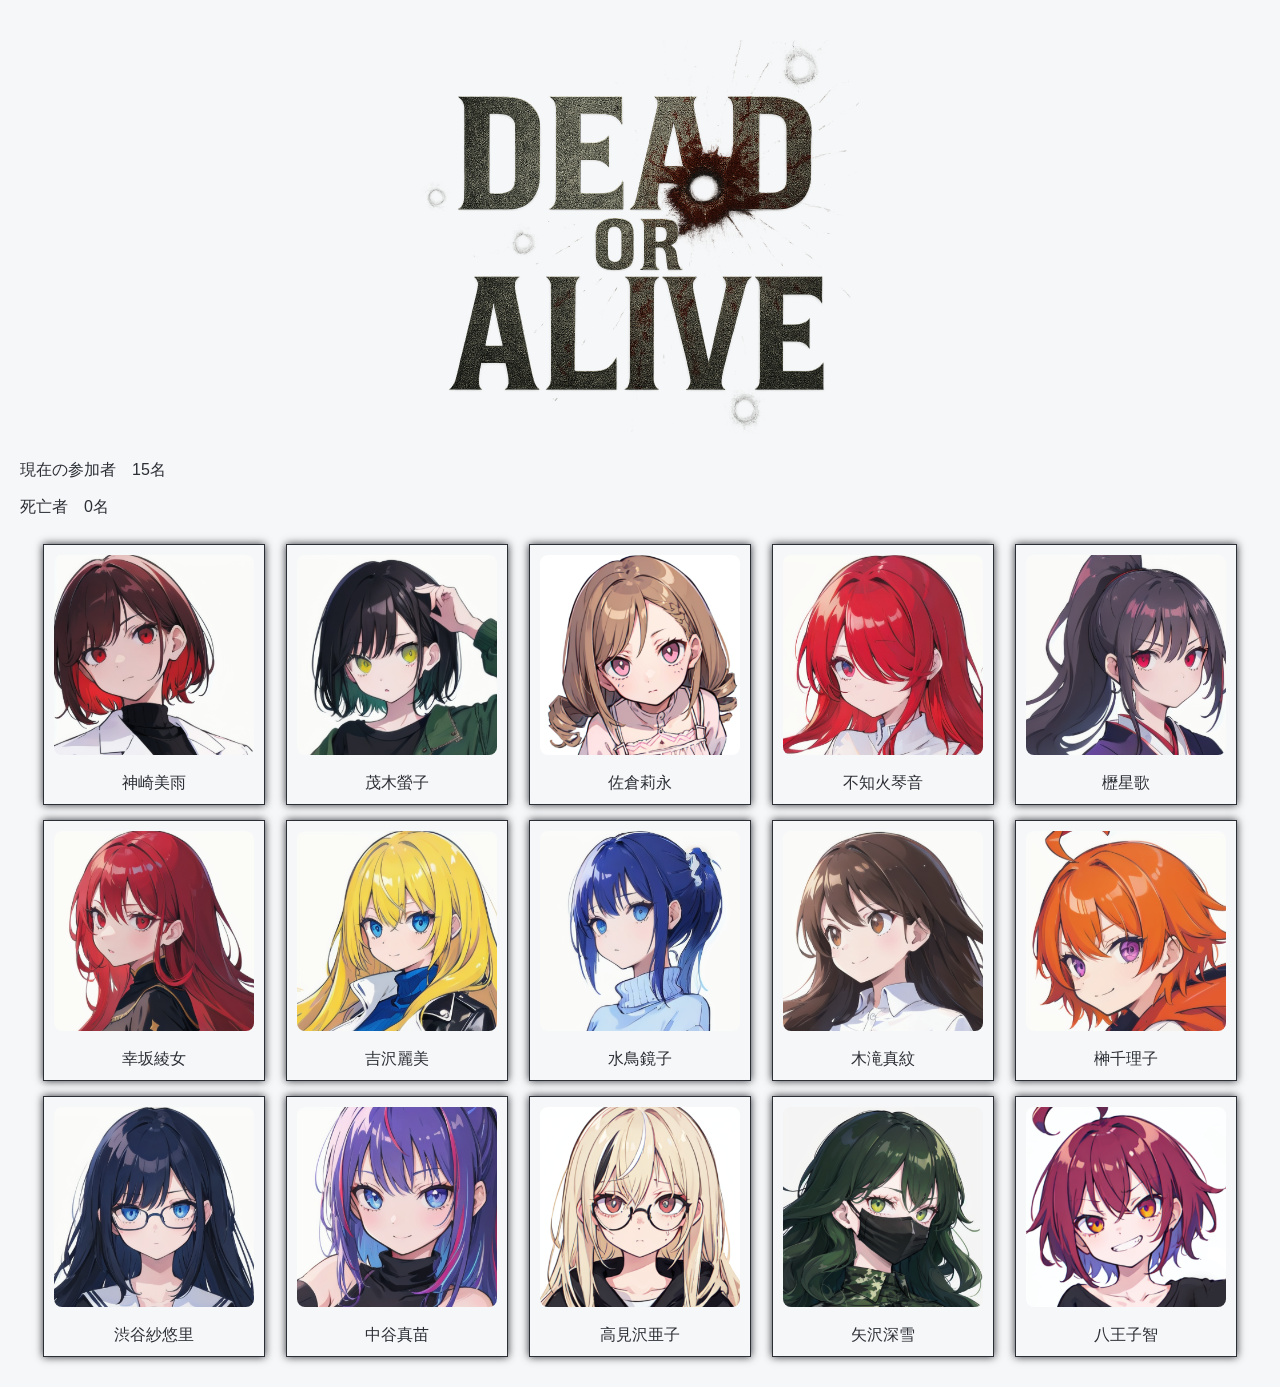
<file: index.html>
<!DOCTYPE html>
<html lang="ja">
<head>
  <meta charset="UTF-8">
  <title>DEAD or ALIVE - Project Redemption</title>
  <style>
    body {
      background-color: #F6F7F8;
      color: #2C2F36;
      font-family: 'Arial', sans-serif;
      margin: 0;
      padding: 20px;
    }

    h1 {
      text-align: center;
      margin-bottom: 30px;
      font-size: 2em;
      color: #2C2F36;
      border-bottom: 2px solid #2C2F36;
      padding-bottom: 10px;
    }

.grid-container {
  display: grid;
  grid-template-columns: repeat(auto-fit, minmax(200px, 1fr));
  gap: 15px;
  justify-items: center;
  max-width: 1200px;
  margin: 0 auto;
  padding: 10px;
}


    .char-card {
      background-color: #F6F7F8;
      border: 1px solid #2C2F36;
      padding: 10px;
      text-align: center;
      width: 200px;
      box-shadow: 0 0 8px #2C2F36;
    }

    .char-card img {
      width: 200px;
      height: auto;
      display: block;
      margin: auto;
      border-radius: 8px;
    }

    .char-name {
      margin-top: 10px;
      font-size: 14px;
    }

    .dead-text {
      color: red;
    }

    .logo-container {
      text-align: center; /* 横方向に中央揃え */
      margin-top: 20px;   /* 上に余白つけてもOK */
    }
    .logo-container img {
      max-width: 90%;     /* レスポンシブ対応 */
      height: auto;       /* 縦横比維持 */
    }

  </style>
</head>


<body>

  <div class="logo-container">
    <img src="title_logo.png" alt="DEAD or ALIVE ロゴ">
  </div>

  <p>現在の参加者　15名</p>
  <p>死亡者　0名</p>

  <div class="grid-container">
    <div class="char-card"><img src="misame.png"><br>神崎美雨</div>
    <div class="char-card"><img src="keiko.png"><br>茂木螢子</div>
    <div class="char-card"><img src="rie.png"><br>佐倉莉永</div>

    <div class="char-card"><img src="kotone.png"><br>不知火琴音</div>
    <div class="char-card"><img src="seika.png"><br>櫪星歌</div>
    <div class="char-card"><img src="ayame.png"><br>幸坂綾女</div>

    <div class="char-card"><img src="remi.png"><br>吉沢麗美</div>
    <div class="char-card"><img src="kyouko.png"><br>水鳥鏡子</div>
    <div class="char-card"><img src="maaya.png"><br>木滝真紋</div>

    <div class="char-card"><img src="chiriko.png"><br>榊千理子</div>
    <div class="char-card"><img src="sayuri.png"><br>渋谷紗悠里</div>
    <div class="char-card"><img src="manae.png"><br>中谷真苗</div>

    <div class="char-card"><img src="ako.png"><br>高見沢亜子</div>
    <div class="char-card"><img src="miyuki.png"><br>矢沢深雪</div>
    <div class="char-card"><img src="tomo.png"><br>八王子智</div>
  </div>
</body>
</html>
</file>
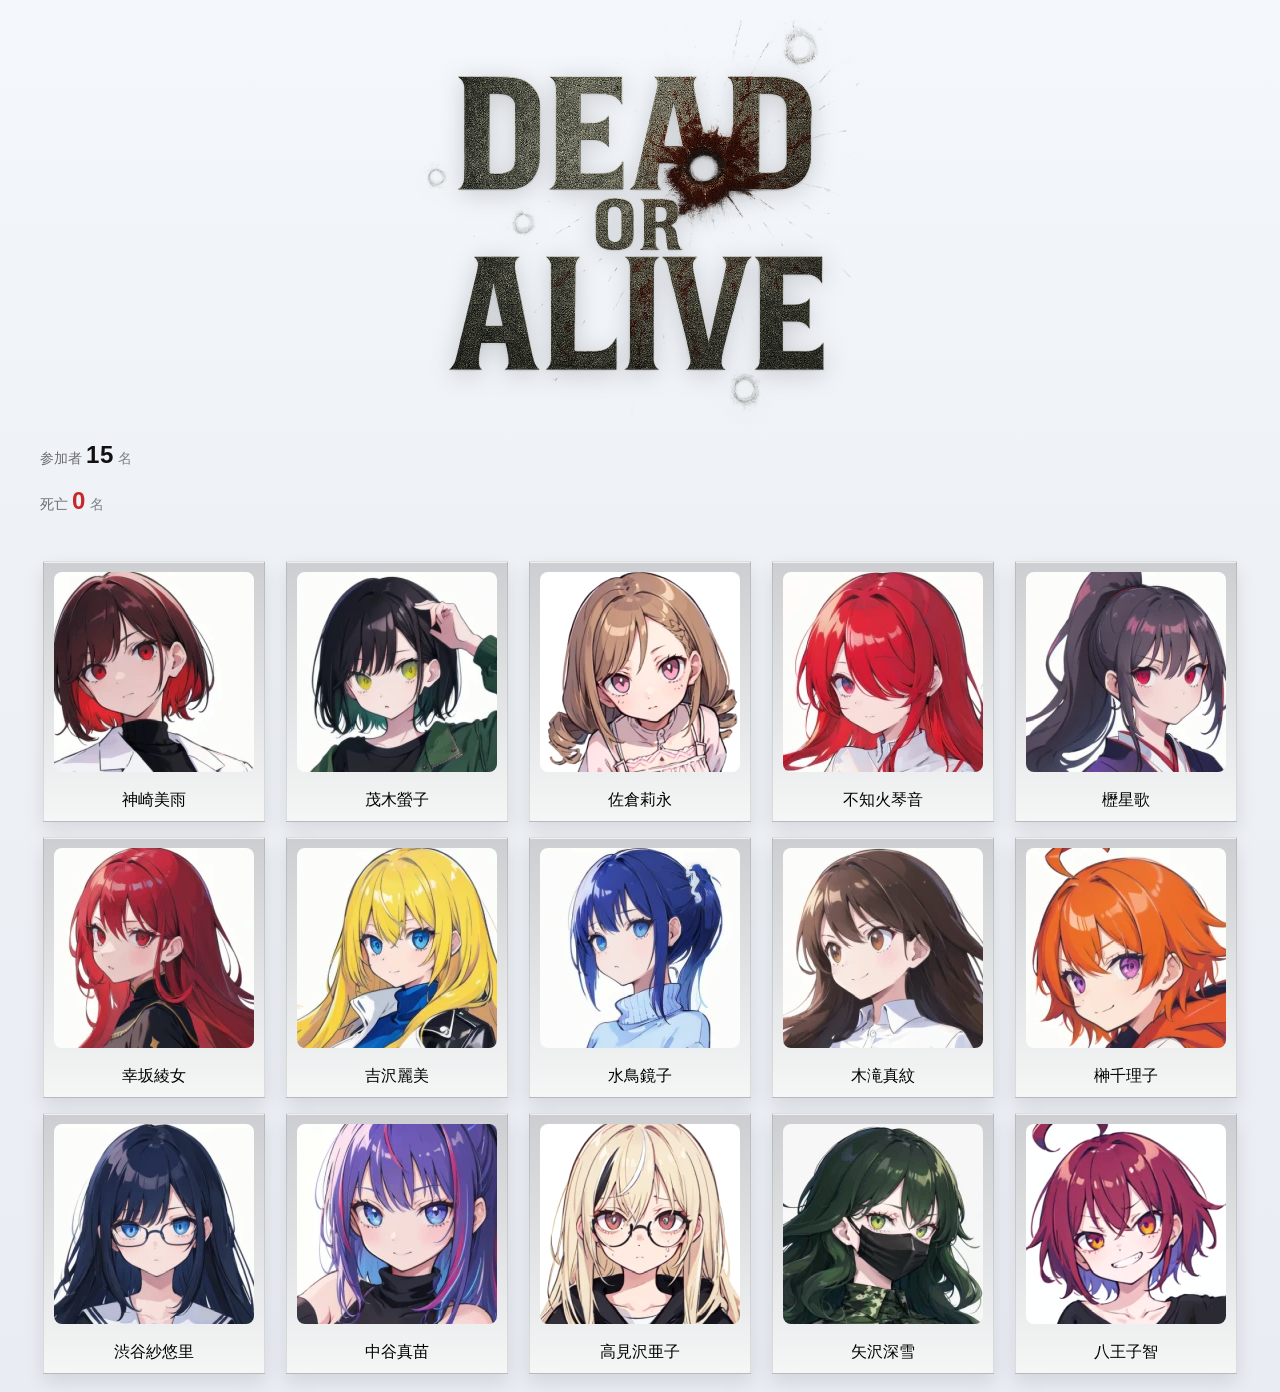
<file: 01ehkel6e3cf.html>
<!DOCTYPE html>
<html lang="ja">
<head>
  <meta charset="UTF-8">
  <title>DEAD or ALIVE - Project Redemption</title>
<link rel="stylesheet" href="assets/deadoralive.base.css?v=20260220">
<link rel="stylesheet" href="assets/deadoralive.redemption.css?v=20260220">
</head>


<body>

  <div class="logo-container">
    <img src="assets/title_logo.webp" alt="DEAD or ALIVE ロゴ">
  </div>

  <div class="wrap">
    <div class="hudjp">
      <div><span>参加者</span><b>15</b><i>名</i></div>
      <div class="dead"><span>死亡</span><b>0</b><i>名</i></div>
    </div>
  </div>
<BR>

    <div class="grid-container">
    <div class="char-card"><img src="200/misame.webp"><br>神崎美雨</div>
    <div class="char-card"><img src="200/keiko.webp"><br>茂木螢子</div>
    <div class="char-card"><img src="200/rie.webp"><br>佐倉莉永</div>

    <div class="char-card"><img src="200/kotone.webp"><br>不知火琴音</div>
    <div class="char-card"><img src="200/seika.webp"><br>櫪星歌</div>
    <div class="char-card"><img src="200/ayame.webp"><br>幸坂綾女</div>

    <div class="char-card"><img src="200/remi.webp"><br>吉沢麗美</div>
    <div class="char-card"><img src="200/kyouko.webp"><br>水鳥鏡子</div>
    <div class="char-card"><img src="200/maaya.webp"><br>木滝真紋</div>

    <div class="char-card"><img src="200/chiriko.webp"><br>榊千理子</div>
    <div class="char-card"><img src="200/sayuri.webp"><br>渋谷紗悠里</div>
    <div class="char-card"><img src="200/manae.webp"><br>中谷真苗</div>

    <div class="char-card"><img src="200/ako.webp"><br>高見沢亜子</div>
    <div class="char-card"><img src="200/miyuki.webp"><br>矢沢深雪</div>
    <div class="char-card"><img src="200/tomo.webp"><br>八王子智</div>
  </div>
</body>
</html>
</file>
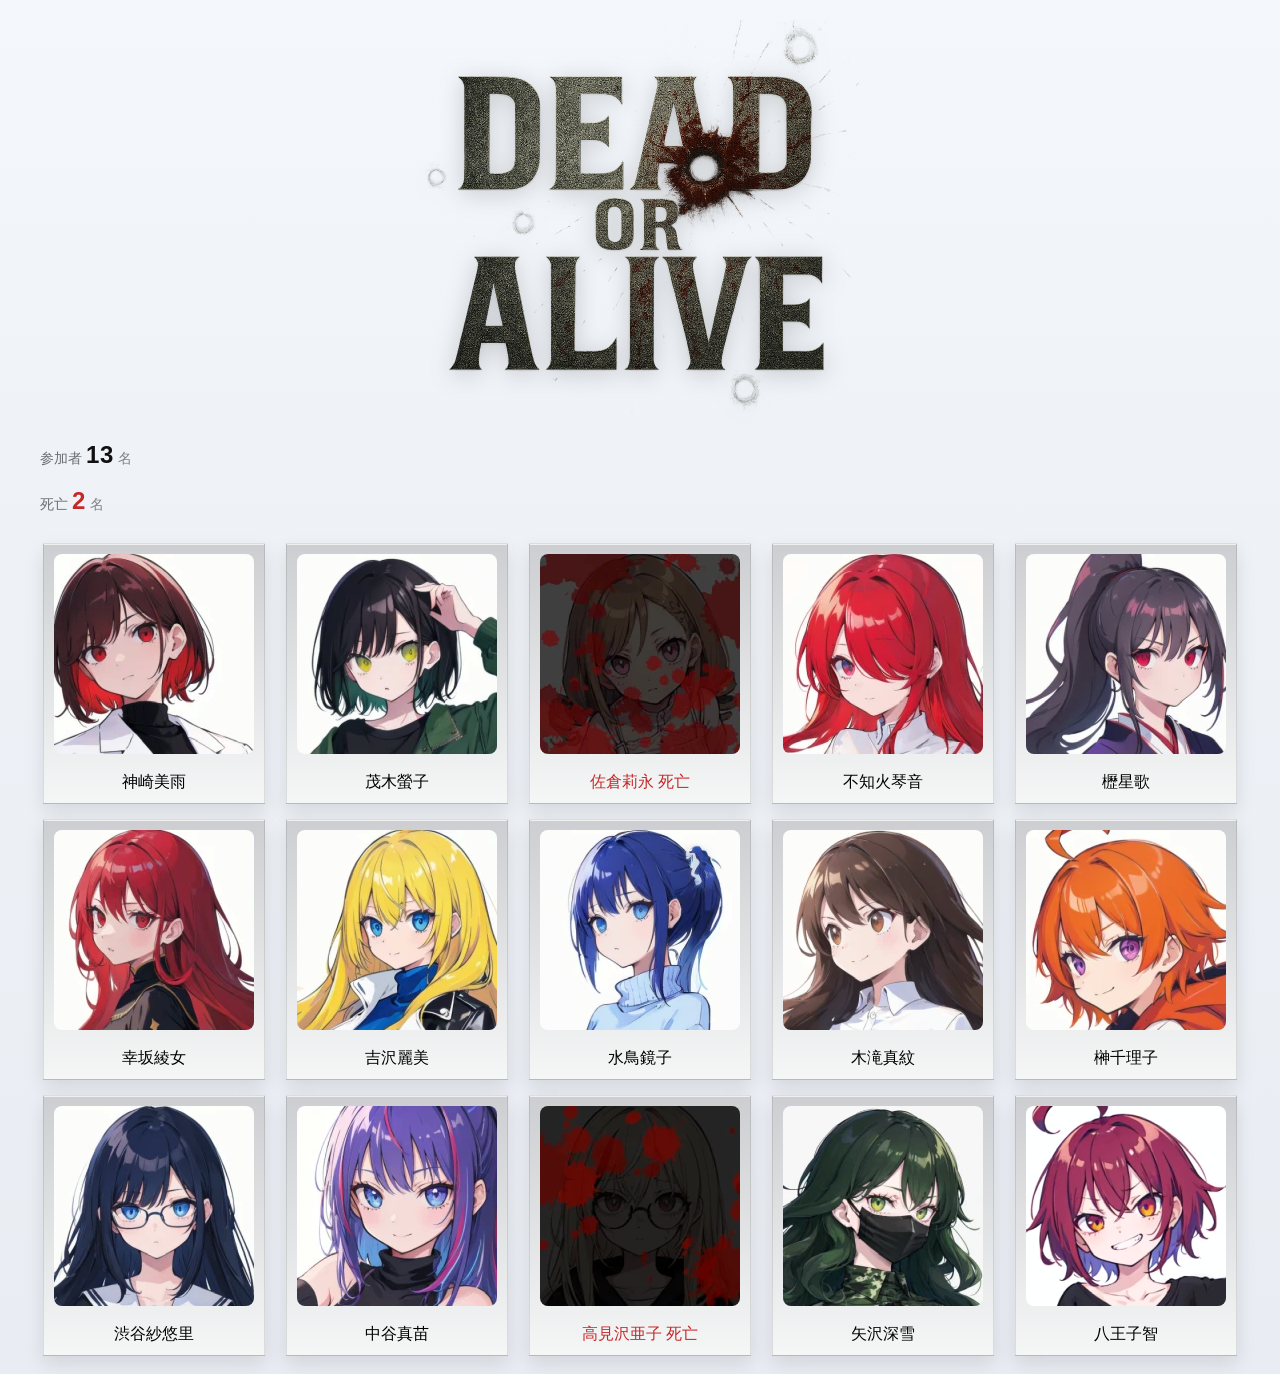
<file: 02q8CaFx1QbX.html>
<!DOCTYPE html>
<html lang="ja">
<head>
  <meta charset="UTF-8">
  <title>DEAD or ALIVE - Project Redemption</title>

<link rel="stylesheet" href="assets/deadoralive.base.css">
<link rel="stylesheet" href="assets/deadoralive.redemption.css">
</head>



<body>


  <div class="logo-container">
    <img src="title_logo.png" alt="DEAD or ALIVE ロゴ">
  </div>

<div class="hudjp">
  <div class="row">
    <span>参加者</span><b>13</b><i>名</i>
  </div>

  <div class="row meta">
    <span class="dead"><span>死亡</span><b>2</b><i>名</i></span>
  </div>
</div>

  <div class="grid-container">
    <div class="char-card"><img src="200/misame.webp"><br>神崎美雨</div>
    <div class="char-card"><img src="200/keiko.webp"><br>茂木螢子</div>
    <div class="char-card"><img src="200/rie_d.webp"><br><span class="dead-text">佐倉莉永 死亡</span></div>

    <div class="char-card"><img src="200/kotone.webp"><br>不知火琴音</div>
    <div class="char-card"><img src="200/seika.webp"><br>櫪星歌</div>
    <div class="char-card"><img src="200/ayame.webp"><br>幸坂綾女</div>

    <div class="char-card"><img src="200/remi.webp"><br>吉沢麗美</div>
    <div class="char-card"><img src="200/kyouko.webp"><br>水鳥鏡子</div>
    <div class="char-card"><img src="200/maaya.webp"><br>木滝真紋</div>

    <div class="char-card"><img src="200/chiriko.webp"><br>榊千理子</div>
    <div class="char-card"><img src="200/sayuri.webp"><br>渋谷紗悠里</div>
    <div class="char-card"><img src="200/manae.webp"><br>中谷真苗</div>

    <div class="char-card"><img src="200/ako_d.webp"><br><span class="dead-text">高見沢亜子 死亡</span></div>
    <div class="char-card"><img src="200/miyuki.webp"><br>矢沢深雪</div>
    <div class="char-card"><img src="200/tomo.webp"><br>八王子智</div>
  </div>
</body>
</html>
</file>
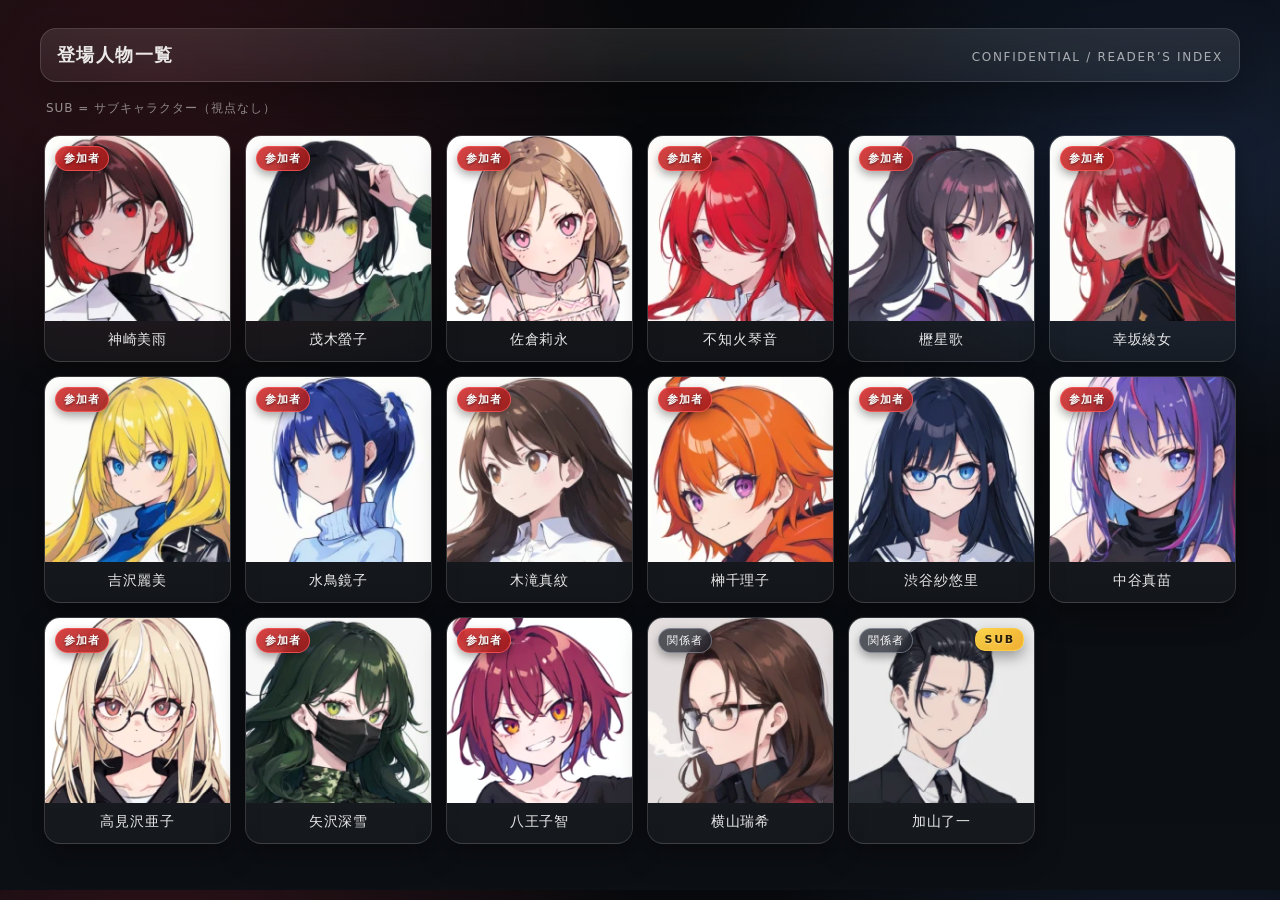
<file: participant_registry_base.html>
<!DOCTYPE html>
<html lang="ja">
<head>
  <meta charset="UTF-8" />
  <meta name="viewport" content="width=device-width, initial-scale=1" />
  <title>登場人物一覧</title>

  <style>
    :root{
      --bg: #0c0f14;
      --panel: rgba(255,255,255,.06);
      --panel2: rgba(255,255,255,.10);
      --line: rgba(255,255,255,.14);
      --text: rgba(255,255,255,.90);
      --muted: rgba(255,255,255,.62);
      --shadow: 0 18px 55px rgba(0,0,0,.45);
      --radius: 16px;
    }

    *{ box-sizing: border-box; }

    body{
      margin: 0;
      padding: 28px 18px 42px;
      background:
        radial-gradient(900px 600px at 12% 8%, rgba(160,45,60,.25), transparent 55%),
        radial-gradient(800px 520px at 92% 18%, rgba(75,120,200,.22), transparent 58%),
        linear-gradient(180deg, #07090c, var(--bg));
      color: var(--text);
      font-family: ui-sans-serif, system-ui, -apple-system, "Segoe UI",
                   "Hiragino Kaku Gothic ProN", "Noto Sans JP", Arial, sans-serif;
    }

    /* うっすら “極秘資料” っぽいヘッダ */
    header{
      max-width: 1200px;
      margin: 0 auto 18px;
      padding: 14px 16px;
      border: 1px solid var(--line);
      border-radius: var(--radius);
      background: linear-gradient(180deg, var(--panel2), var(--panel));
      box-shadow: var(--shadow);
      backdrop-filter: blur(10px);
    }
    .header-top{
      display: flex;
      align-items: baseline;
      justify-content: space-between;
      gap: 12px;
      flex-wrap: wrap;
    }
    .stamp{
      font-size: 12px;
      letter-spacing: .14em;
      color: var(--muted);
      text-transform: uppercase;
      user-select: none;
    }
    h1{
      margin: 0;
      font-size: 18px;
      letter-spacing: .08em;
      font-weight: 700;
    }

    /* タイル状グリッド */
    .grid-container{
      display: grid;
      grid-template-columns: repeat(auto-fit, minmax(165px, 1fr));
      gap: 14px;
      max-width: 1200px;
      margin: 0 auto;
      padding: 4px;
    }

    /* カード */
    .char-card{
      border: 1px solid var(--line);
      border-radius: var(--radius);
      background: linear-gradient(180deg, rgba(255,255,255,.08), rgba(255,255,255,.04));
      box-shadow: 0 12px 28px rgba(0,0,0,.35);
      overflow: hidden;
      transform: translateZ(0);
      transition: transform .18s ease, border-color .18s ease, box-shadow .18s ease;
    }
    .char-card:hover{
      transform: translateY(-4px);
      border-color: rgba(255,255,255,.28);
      box-shadow: 0 18px 42px rgba(0,0,0,.45);
    }

    /* 画像を“タイルっぽく”綺麗に統一 */
    .char-card img{
      width: 100%;
      aspect-ratio: 1 / 1;
      object-fit: cover;
      display: block;
      background: rgba(0,0,0,.25);
      filter: contrast(1.02) saturate(1.02);
    }

    /* 名前だけ */
    .char-name{
      padding: 10px 10px 12px;
      text-align: center;
      font-size: 14px;
      letter-spacing: .06em;
      color: var(--text);
      white-space: nowrap;
      overflow: hidden;
      text-overflow: ellipsis;
    }

    /* 画面が狭い時の詰まりを少し緩める */
    @media (max-width: 420px){
      body{ padding: 20px 12px 34px; }
      .grid-container{ grid-template-columns: repeat(auto-fit, minmax(145px, 1fr)); }
      h1{ font-size: 16px; }
    }

    /* ユーザーが設定してる場合、動きを減らす */
    @media (prefers-reduced-motion: reduce){
      .char-card{ transition: none; }
      .char-card:hover{ transform: none; }
    }
	
	/* ===== badges / marks ===== */
.char-card{ position: relative; }

.badges{
  position: absolute;
  top: 10px;
  left: 10px;
  display: flex;
  gap: 6px;
  z-index: 2;
  pointer-events: none;
}

.badge{
  font-size: 11px;
  letter-spacing: .08em;
  padding: 4px 8px;
  border-radius: 999px;
  border: 1px solid rgba(255,255,255,.22);
  background: rgba(0,0,0,.35);
  color: rgba(255,255,255,.88);
  backdrop-filter: blur(8px);
  box-shadow: 0 10px 22px rgba(0,0,0,.35);
}


.badge.participant{
  border-color: rgba(255, 90, 90, .75);
  background: linear-gradient(
    135deg,
    rgba(210, 40, 40, .88),
    rgba(160, 25, 25, .88)
  );
  color: #fff;
  font-weight: 600;
  text-shadow: 0 1px 3px rgba(0,0,0,.55);
    box-shadow: 0 4px 10px rgba(0,0,0,.35);
}


.badge.staff{
  border-color: rgba(200, 210, 230, .40);
  background: rgba(20, 24, 34, .70);
  color: #fff;
  box-shadow: 0 4px 10px rgba(0,0,0,.35);
}


.badge.intruder{
  border-color: rgba(70, 230, 210, .75);
  background: linear-gradient(
    135deg,
    rgba(40, 190, 200, .88),
    rgba(20, 140, 170, .88)
  );
  color: #fff;
  font-weight: 600;
  text-shadow: 0 1px 3px rgba(0,0,0,.55);
  box-shadow: 0 4px 10px rgba(0,0,0,.35);
}


.mark{
  position: absolute;
  top: 10px;
  right: 10px;
  z-index: 2;
  pointer-events: none;

  font-size: 11px;
  letter-spacing: .16em;
  padding: 4px 8px;
  border-radius: 10px;
  border: 1px solid rgba(255,255,255,.22);
  background: rgba(255,255,255,.10);
  color: rgba(255,255,255,.90);
  backdrop-filter: blur(8px);
}

.mark.sub{
  border: 1px solid rgba(255, 210, 70, 0.70);
  background: linear-gradient(
    135deg,
    rgba(255, 215, 70, 0.95),
    rgba(240, 170, 40, 0.95)
  );
  color: rgba(30, 20, 0, 0.95);
  font-weight: 800;
  text-shadow: 0 1px 0 rgba(255,255,255,.35);
  box-shadow: 0 6px 14px rgba(0,0,0,.35);
}

.legend{
  max-width: 1200px;
  margin: 10px auto 14px;
  padding: 0 6px;
  font-size: 12px;
  letter-spacing: .08em;
  color: rgba(255,255,255,.62);
}


/* ===== Modal ===== */
.modal{
  position: fixed;
  inset: 0;
  display: none;
  align-items: center;
  justify-content: center;
  padding: 18px;
  z-index: 9999;
}

.modal.is-open{ display: flex; }

.modal-overlay{
  position: absolute;
  inset: 0;
  background: rgba(0,0,0,.62);
  backdrop-filter: blur(6px);
}

.modal-panel{
  position: relative;
  width: min(920px, 96vw);
  max-height: min(86vh, 860px);
  overflow: auto;
  border-radius: 18px;
  border: 1px solid rgba(255,255,255,.16);
  background: linear-gradient(180deg, rgba(18,22,32,.92), rgba(10,12,18,.92));
  box-shadow: 0 30px 90px rgba(0,0,0,.6);
  color: rgba(255,255,255,.92);
}

.modal-close{
  position: sticky;
  top: 0;
  display: flex;
  justify-content: flex-end;
  padding: 10px 10px 0;
  z-index: 2;
}

.modal-close button{
  appearance: none;
  border: 1px solid rgba(255,255,255,.18);
  background: rgba(255,255,255,.08);
  color: rgba(255,255,255,.92);
  border-radius: 12px;
  padding: 8px 10px;
  cursor: pointer;
  font-size: 14px;
  line-height: 1;
}

.modal-body{
  padding: 12px 16px 18px;
}

/* モーダル内のカードを少し整える（最低限） */
.modal-panel img{
  max-width: 100%;
  height: auto;
}


/* ===== Character Detail (modal only) ===== */
.modal-body .chara-name{
  margin: 4px 0 12px;
  font-weight: 800;
  letter-spacing: .06em;
}

.modal-body .chara-name ruby rt{
  font-size: 12px;
  letter-spacing: .10em;
  color: rgba(255,255,255,.70);
}

.modal-body .chara-card{
  margin-top: 12px;
}

.modal-body .chara-layout{
  display: grid;
  grid-template-columns: 320px 1fr;
  gap: 18px;
  align-items: start;
}

/* 画像枠：白背景でも浮かない */
.modal-body .chara-portrait{
  margin: 0;
  border-radius: 16px;
  overflow: hidden;
  border: 1px solid rgba(255,255,255,.14);
  background: rgba(255,255,255,.04);
  box-shadow: 0 18px 40px rgba(0,0,0,.45);
}

.modal-body .chara-portrait img{
  width: 100%;
  display: block;
  aspect-ratio: 1 / 1;
  object-fit: cover;
}

/* 年齢/血液型…：横並びの資料表 */
.modal-body .chara-stats{
  margin: 0 0 14px;
  padding: 0;
  display: grid;
  grid-template-columns: 180px 1fr;
  gap: 10px 14px;
  align-items: center;
}

.modal-body .chara-stats dt{
  margin: 0;
  padding: 10px 12px;
  border-radius: 12px;
  background: rgba(255,255,255,.10);
  border: 1px solid rgba(255,255,255,.16);
  color: rgba(255,255,255,.92);
  text-align: center;
  font-weight: 800;
  letter-spacing: .12em;
}

.modal-body .chara-stats dd{
  margin: 0;
  padding: 10px 12px;
  border-radius: 12px;
  background: rgba(0,0,0,.22);
  border: 1px solid rgba(255,255,255,.10);
  color: rgba(255,255,255,.92);
  font-weight: 650;
  letter-spacing: .04em;
}

.modal-body .chara-tagline{
  margin: 10px 0 10px;
  font-weight: 800;
  letter-spacing: .08em;
  color: rgba(255,255,255,.92);
}

.modal-body .chara-desc{
  margin: 0 0 10px;
  line-height: 1.85;
  color: rgba(255,255,255,.82);
}

@media (max-width: 720px){
  .modal-body .chara-layout{
    grid-template-columns: 1fr;
  }
  .modal-body .chara-stats{
    grid-template-columns: 140px 1fr;
  }
}


	
  </style>
</head>

<body>

  <header>
    <div class="header-top">
      <h1>登場人物一覧</h1>
      <div class="stamp">CONFIDENTIAL / READER’S INDEX</div>
    </div>
  </header>

<p class="legend">
  SUB = サブキャラクター（視点なし）
</p>

  <main class="grid-container">

	<div class="char-card">
	  <div class="badges">
	    <span class="badge participant">参加者</span>
	  </div>
	  <img src="200/misame.webp" alt="神崎美雨">
	  <div class="char-name">神崎美雨</div>
	</div>


    <div class="char-card">
	  <div class="badges">
	    <span class="badge participant">参加者</span>
	  </div>
      <img src="200/keiko.webp" alt="茂木螢子">
      <div class="char-name">茂木螢子</div>
    </div>


    <div class="char-card">
	  <div class="badges">
	    <span class="badge participant">参加者</span>
	  </div>
      <img src="200/rie.webp" alt="佐倉莉永">
      <div class="char-name">佐倉莉永</div>
    </div>

    <div class="char-card">
	  <div class="badges">
	    <span class="badge participant">参加者</span>
	  </div>
      <img src="200/kotone.webp" alt="不知火琴音">
      <div class="char-name">不知火琴音</div>
    </div>

    <div class="char-card">
	  <div class="badges">
	    <span class="badge participant">参加者</span>
	  </div>
      <img src="200/seika.webp" alt="櫪星歌">
      <div class="char-name">櫪星歌</div>
    </div>

    <div class="char-card">
	  <div class="badges">
	    <span class="badge participant">参加者</span>
	  </div>
      <img src="200/ayame.webp" alt="幸坂綾女">
      <div class="char-name">幸坂綾女</div>
    </div>

    <div class="char-card">
	  <div class="badges">
	    <span class="badge participant">参加者</span>
	  </div>
      <img src="200/remi.webp" alt="吉沢麗美">
      <div class="char-name">吉沢麗美</div>
    </div>

    <div class="char-card">
	  <div class="badges">
	    <span class="badge participant">参加者</span>
	  </div>
      <img src="200/kyouko.webp" alt="水鳥鏡子">
      <div class="char-name">水鳥鏡子</div>
    </div>

    <div class="char-card">
	  <div class="badges">
	    <span class="badge participant">参加者</span>
	  </div>
      <img src="200/maaya.webp" alt="木滝真紋">
      <div class="char-name">木滝真紋</div>
    </div>

    <div class="char-card">
	  <div class="badges">
	    <span class="badge participant">参加者</span>
	  </div>
      <img src="200/chiriko.webp" alt="榊千理子">
      <div class="char-name">榊千理子</div>
    </div>

    <div class="char-card">
	  <div class="badges">
	    <span class="badge participant">参加者</span>
	  </div>
      <img src="200/sayuri.webp" alt="渋谷紗悠里">
      <div class="char-name">渋谷紗悠里</div>
    </div>

    <div class="char-card">
	  <div class="badges">
	    <span class="badge participant">参加者</span>
	  </div>
      <img src="200/manae.webp" alt="中谷真苗">
      <div class="char-name">中谷真苗</div>
    </div>

    <div class="char-card">
	  <div class="badges">
	    <span class="badge participant">参加者</span>
	  </div>
      <img src="200/ako.webp" alt="高見沢亜子">
      <div class="char-name">高見沢亜子</div>
    </div>

    <div class="char-card">
	  <div class="badges">
	    <span class="badge participant">参加者</span>
	  </div>
      <img src="200/miyuki.webp" alt="矢沢深雪">
      <div class="char-name">矢沢深雪</div>
    </div>

    <div class="char-card">
	  <div class="badges">
	    <span class="badge participant">参加者</span>
	  </div>
      <img src="200/tomo.webp" alt="八王子智">
      <div class="char-name">八王子智</div>
    </div>


	<div class="char-card">
	  <div class="badges">
	    <span class="badge staff">関係者</span>
	  </div>
      <img src="200/mizuki.webp" alt="横山瑞希">
      <div class="char-name">横山瑞希</div>
    </div>

	<div class="char-card">
	  <div class="badges">
	    <span class="badge staff">関係者</span>
	  </div>
	  <div class="mark sub">SUB</div>
	  <img src="200/kayama.webp" alt="加山了一">
	  <div class="char-name">加山了一</div>
	</div>


  </main>






</body>
</html>
</file>
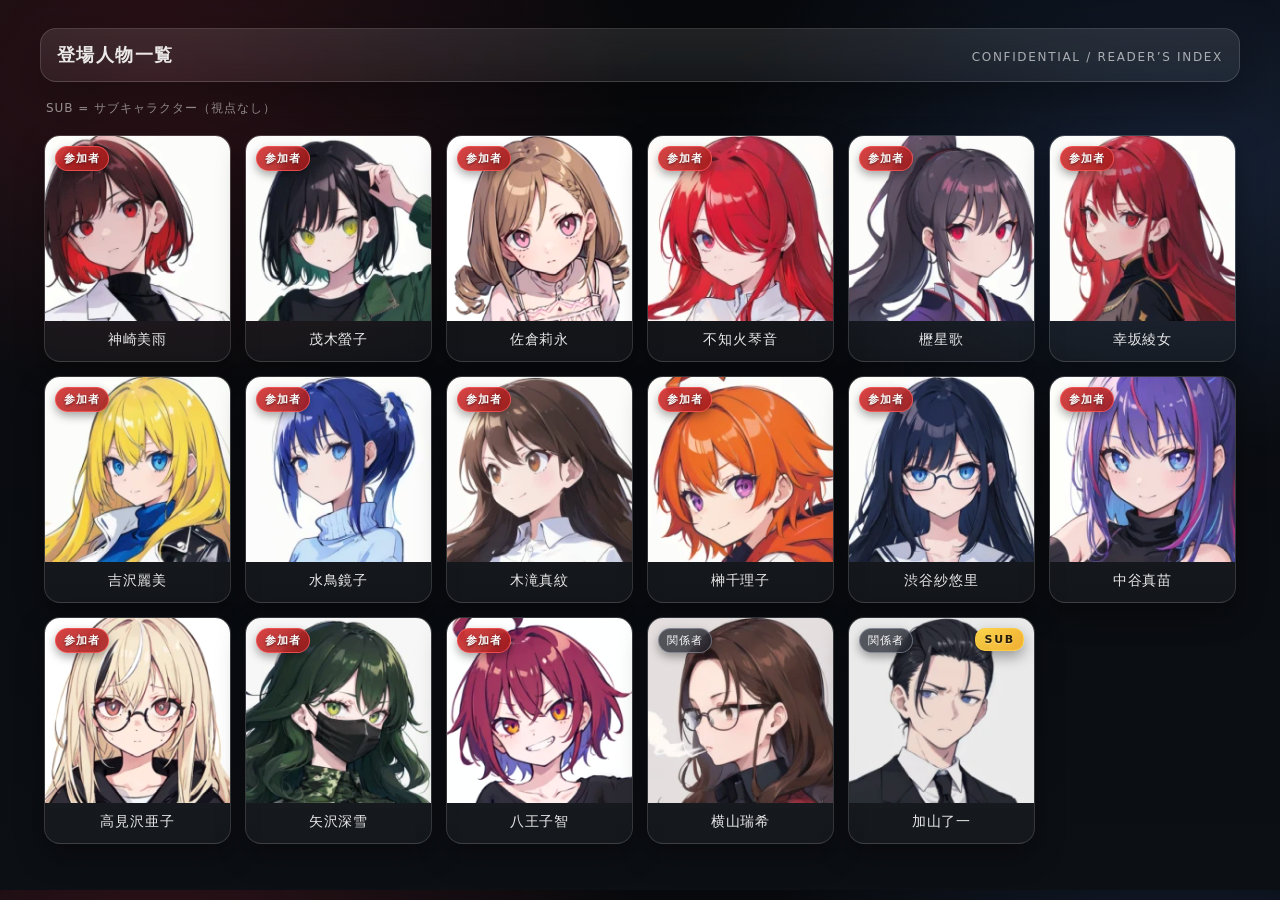
<file: participant_registry_r01.html>
<!DOCTYPE html>
<html lang="ja">
<head>
  <meta charset="UTF-8" />
  <meta name="viewport" content="width=device-width, initial-scale=1" />
  <title>登場人物一覧</title>

  <style>
    :root{
      --bg: #0c0f14;
      --panel: rgba(255,255,255,.06);
      --panel2: rgba(255,255,255,.10);
      --line: rgba(255,255,255,.14);
      --text: rgba(255,255,255,.90);
      --muted: rgba(255,255,255,.62);
      --shadow: 0 18px 55px rgba(0,0,0,.45);
      --radius: 16px;
    }

    *{ box-sizing: border-box; }

    body{
      margin: 0;
      padding: 28px 18px 42px;
      background:
        radial-gradient(900px 600px at 12% 8%, rgba(160,45,60,.25), transparent 55%),
        radial-gradient(800px 520px at 92% 18%, rgba(75,120,200,.22), transparent 58%),
        linear-gradient(180deg, #07090c, var(--bg));
      color: var(--text);
      font-family: ui-sans-serif, system-ui, -apple-system, "Segoe UI",
                   "Hiragino Kaku Gothic ProN", "Noto Sans JP", Arial, sans-serif;
    }

    /* うっすら “極秘資料” っぽいヘッダ */
    header{
      max-width: 1200px;
      margin: 0 auto 18px;
      padding: 14px 16px;
      border: 1px solid var(--line);
      border-radius: var(--radius);
      background: linear-gradient(180deg, var(--panel2), var(--panel));
      box-shadow: var(--shadow);
      backdrop-filter: blur(10px);
    }
    .header-top{
      display: flex;
      align-items: baseline;
      justify-content: space-between;
      gap: 12px;
      flex-wrap: wrap;
    }
    .stamp{
      font-size: 12px;
      letter-spacing: .14em;
      color: var(--muted);
      text-transform: uppercase;
      user-select: none;
    }
    h1{
      margin: 0;
      font-size: 18px;
      letter-spacing: .08em;
      font-weight: 700;
    }

    /* タイル状グリッド */
    .grid-container{
      display: grid;
      grid-template-columns: repeat(auto-fit, minmax(165px, 1fr));
      gap: 14px;
      max-width: 1200px;
      margin: 0 auto;
      padding: 4px;
    }

    /* カード */
    .char-card{
      border: 1px solid var(--line);
      border-radius: var(--radius);
      background: linear-gradient(180deg, rgba(255,255,255,.08), rgba(255,255,255,.04));
      box-shadow: 0 12px 28px rgba(0,0,0,.35);
      overflow: hidden;
      transform: translateZ(0);
      transition: transform .18s ease, border-color .18s ease, box-shadow .18s ease;
    }
    .char-card:hover{
      transform: translateY(-4px);
      border-color: rgba(255,255,255,.28);
      box-shadow: 0 18px 42px rgba(0,0,0,.45);
    }

    /* 画像を“タイルっぽく”綺麗に統一 */
    .char-card img{
      width: 100%;
      aspect-ratio: 1 / 1;
      object-fit: cover;
      display: block;
      background: rgba(0,0,0,.25);
      filter: contrast(1.02) saturate(1.02);
    }

    /* 名前だけ */
    .char-name{
      padding: 10px 10px 12px;
      text-align: center;
      font-size: 14px;
      letter-spacing: .06em;
      color: var(--text);
      white-space: nowrap;
      overflow: hidden;
      text-overflow: ellipsis;
    }

    /* 画面が狭い時の詰まりを少し緩める */
    @media (max-width: 420px){
      body{ padding: 20px 12px 34px; }
      .grid-container{ grid-template-columns: repeat(auto-fit, minmax(145px, 1fr)); }
      h1{ font-size: 16px; }
    }

    /* ユーザーが設定してる場合、動きを減らす */
    @media (prefers-reduced-motion: reduce){
      .char-card{ transition: none; }
      .char-card:hover{ transform: none; }
    }
	
	/* ===== badges / marks ===== */
.char-card{ position: relative; }

.badges{
  position: absolute;
  top: 10px;
  left: 10px;
  display: flex;
  gap: 6px;
  z-index: 2;
  pointer-events: none;
}

.badge{
  font-size: 11px;
  letter-spacing: .08em;
  padding: 4px 8px;
  border-radius: 999px;
  border: 1px solid rgba(255,255,255,.22);
  background: rgba(0,0,0,.35);
  color: rgba(255,255,255,.88);
  backdrop-filter: blur(8px);
  box-shadow: 0 10px 22px rgba(0,0,0,.35);
}


.badge.participant{
  border-color: rgba(255, 90, 90, .75);
  background: linear-gradient(
    135deg,
    rgba(210, 40, 40, .88),
    rgba(160, 25, 25, .88)
  );
  color: #fff;
  font-weight: 600;
  text-shadow: 0 1px 3px rgba(0,0,0,.55);
    box-shadow: 0 4px 10px rgba(0,0,0,.35);
}


.badge.staff{
  border-color: rgba(200, 210, 230, .40);
  background: rgba(20, 24, 34, .70);
  color: #fff;
  box-shadow: 0 4px 10px rgba(0,0,0,.35);
}


.badge.intruder{
  border-color: rgba(70, 230, 210, .75);
  background: linear-gradient(
    135deg,
    rgba(40, 190, 200, .88),
    rgba(20, 140, 170, .88)
  );
  color: #fff;
  font-weight: 600;
  text-shadow: 0 1px 3px rgba(0,0,0,.55);
  box-shadow: 0 4px 10px rgba(0,0,0,.35);
}


.mark{
  position: absolute;
  top: 10px;
  right: 10px;
  z-index: 2;
  pointer-events: none;

  font-size: 11px;
  letter-spacing: .16em;
  padding: 4px 8px;
  border-radius: 10px;
  border: 1px solid rgba(255,255,255,.22);
  background: rgba(255,255,255,.10);
  color: rgba(255,255,255,.90);
  backdrop-filter: blur(8px);
}

.mark.sub{
  border: 1px solid rgba(255, 210, 70, 0.70);
  background: linear-gradient(
    135deg,
    rgba(255, 215, 70, 0.95),
    rgba(240, 170, 40, 0.95)
  );
  color: rgba(30, 20, 0, 0.95);
  font-weight: 800;
  text-shadow: 0 1px 0 rgba(255,255,255,.35);
  box-shadow: 0 6px 14px rgba(0,0,0,.35);
}

.legend{
  max-width: 1200px;
  margin: 10px auto 14px;
  padding: 0 6px;
  font-size: 12px;
  letter-spacing: .08em;
  color: rgba(255,255,255,.62);
}


/* ===== Modal ===== */
.modal{
  position: fixed;
  inset: 0;
  display: none;
  align-items: center;
  justify-content: center;
  padding: 18px;
  z-index: 9999;
}

.modal.is-open{ display: flex; }

.modal-overlay{
  position: absolute;
  inset: 0;
  background: rgba(0,0,0,.62);
  backdrop-filter: blur(6px);
}

.modal-panel{
  position: relative;
  width: min(920px, 96vw);
  max-height: min(86vh, 860px);
  overflow: auto;
  border-radius: 18px;
  border: 1px solid rgba(255,255,255,.16);
  background: linear-gradient(180deg, rgba(18,22,32,.92), rgba(10,12,18,.92));
  box-shadow: 0 30px 90px rgba(0,0,0,.6);
  color: rgba(255,255,255,.92);
}

.modal-close{
  position: sticky;
  top: 0;
  display: flex;
  justify-content: flex-end;
  padding: 10px 10px 0;
  z-index: 2;
}

.modal-close button{
  appearance: none;
  border: 1px solid rgba(255,255,255,.18);
  background: rgba(255,255,255,.08);
  color: rgba(255,255,255,.92);
  border-radius: 12px;
  padding: 8px 10px;
  cursor: pointer;
  font-size: 14px;
  line-height: 1;
}

.modal-body{
  padding: 12px 16px 18px;
}

/* モーダル内のカードを少し整える（最低限） */
.modal-panel img{
  max-width: 100%;
  height: auto;
}


/* ===== Character Detail (modal only) ===== */
.modal-body .chara-name{
  margin: 4px 0 12px;
  font-weight: 800;
  letter-spacing: .06em;
}

.modal-body .chara-name ruby rt{
  font-size: 12px;
  letter-spacing: .10em;
  color: rgba(255,255,255,.70);
}

.modal-body .chara-card{
  margin-top: 12px;
}

.modal-body .chara-layout{
  display: grid;
  grid-template-columns: 320px 1fr;
  gap: 18px;
  align-items: start;
}

/* 画像枠：白背景でも浮かない */
.modal-body .chara-portrait{
  margin: 0;
  border-radius: 16px;
  overflow: hidden;
  border: 1px solid rgba(255,255,255,.14);
  background: rgba(255,255,255,.04);
  box-shadow: 0 18px 40px rgba(0,0,0,.45);
}

.modal-body .chara-portrait img{
  width: 100%;
  display: block;
  aspect-ratio: 1 / 1;
  object-fit: cover;
}

/* 年齢/血液型…：横並びの資料表 */
.modal-body .chara-stats{
  margin: 0 0 14px;
  padding: 0;
  display: grid;
  grid-template-columns: 180px 1fr;
  gap: 10px 14px;
  align-items: center;
}

.modal-body .chara-stats dt{
  margin: 0;
  padding: 10px 12px;
  border-radius: 12px;
  background: rgba(255,255,255,.10);
  border: 1px solid rgba(255,255,255,.16);
  color: rgba(255,255,255,.92);
  text-align: center;
  font-weight: 800;
  letter-spacing: .12em;
}

.modal-body .chara-stats dd{
  margin: 0;
  padding: 10px 12px;
  border-radius: 12px;
  background: rgba(0,0,0,.22);
  border: 1px solid rgba(255,255,255,.10);
  color: rgba(255,255,255,.92);
  font-weight: 650;
  letter-spacing: .04em;
}

.modal-body .chara-tagline{
  margin: 10px 0 10px;
  font-weight: 800;
  letter-spacing: .08em;
  color: rgba(255,255,255,.92);
}

.modal-body .chara-desc{
  margin: 0 0 10px;
  line-height: 1.85;
  color: rgba(255,255,255,.82);
}

@media (max-width: 720px){
  .modal-body .chara-layout{
    grid-template-columns: 1fr;
  }
  .modal-body .chara-stats{
    grid-template-columns: 140px 1fr;
  }
}
.modal-body .chara-note{
  margin: 6px 0 0;
  font-size: 12px;
  letter-spacing: .08em;
  color: rgba(255,255,255,.62);
}

	
  </style>
</head>

<body>

  <header>
    <div class="header-top">
      <h1>登場人物一覧</h1>
      <div class="stamp">CONFIDENTIAL / READER’S INDEX</div>
    </div>
  </header>

<p class="legend">
  SUB = サブキャラクター（視点なし）
</p>

  <main class="grid-container">

	<div class="char-card" onclick="openModal('modal-misame')" role="button" tabindex="0">
	  <div class="badges">
	    <span class="badge participant">参加者</span>
	  </div>
	  <img src="200/misame.webp" alt="神崎美雨">
	  <div class="char-name">神崎美雨</div>
	</div>


   <div class="char-card" onclick="openModal('modal-keiko')" role="button" tabindex="0">
	  <div class="badges">
	    <span class="badge participant">参加者</span>
	  </div>
      <img src="200/keiko.webp" alt="茂木螢子">
      <div class="char-name">茂木螢子</div>
    </div>


<div class="char-card" onclick="openModal('modal-rie')" role="button" tabindex="0">
	  <div class="badges">
	    <span class="badge participant">参加者</span>
	  </div>
      <img src="200/rie.webp" alt="佐倉莉永">
      <div class="char-name">佐倉莉永</div>
    </div>

    <div class="char-card" onclick="openModal('modal-kotone')" role="button" tabindex="0">
	  <div class="badges">
	    <span class="badge participant">参加者</span>
	  </div>
      <img src="200/kotone.webp" alt="不知火琴音">
      <div class="char-name">不知火琴音</div>
    </div>

    <div class="char-card" onclick="openModal('modal-seika')" role="button" tabindex="0">
	  <div class="badges">
	    <span class="badge participant">参加者</span>
	  </div>
      <img src="200/seika.webp" alt="櫪星歌">
      <div class="char-name">櫪星歌</div>
    </div>

    <div class="char-card" onclick="openModal('modal-ayame')" role="button" tabindex="0">
	  <div class="badges">
	    <span class="badge participant">参加者</span>
	  </div>
      <img src="200/ayame.webp" alt="幸坂綾女">
      <div class="char-name">幸坂綾女</div>
    </div>

    <div class="char-card" onclick="openModal('modal-remi')" role="button" tabindex="0">
	  <div class="badges">
	    <span class="badge participant">参加者</span>
	  </div>
      <img src="200/remi.webp" alt="吉沢麗美">
      <div class="char-name">吉沢麗美</div>
    </div>

    <div class="char-card" onclick="openModal('modal-kyouko')" role="button" tabindex="0">
	  <div class="badges">
	    <span class="badge participant">参加者</span>
	  </div>
      <img src="200/kyouko.webp" alt="水鳥鏡子">
      <div class="char-name">水鳥鏡子</div>
    </div>

    <div class="char-card" onclick="openModal('modal-maaya')" role="button" tabindex="0">
	  <div class="badges">
	    <span class="badge participant">参加者</span>
	  </div>
      <img src="200/maaya.webp" alt="木滝真紋">
      <div class="char-name">木滝真紋</div>
    </div>

    <div class="char-card" onclick="openModal('modal-chiriko')" role="button" tabindex="0">
	  <div class="badges">
	    <span class="badge participant">参加者</span>
	  </div>
      <img src="200/chiriko.webp" alt="榊千理子">
      <div class="char-name">榊千理子</div>
    </div>

    <div class="char-card" onclick="openModal('modal-sayuri')" role="button" tabindex="0">
	  <div class="badges">
	    <span class="badge participant">参加者</span>
	  </div>
      <img src="200/sayuri.webp" alt="渋谷紗悠里">
      <div class="char-name">渋谷紗悠里</div>
    </div>

    <div class="char-card" onclick="openModal('modal-manae')" role="button" tabindex="0">
	  <div class="badges">
	    <span class="badge participant">参加者</span>
	  </div>
      <img src="200/manae.webp" alt="中谷真苗">
      <div class="char-name">中谷真苗</div>
    </div>

    <div class="char-card" onclick="openModal('modal-ako')" role="button" tabindex="0">
	  <div class="badges">
	    <span class="badge participant">参加者</span>
	  </div>
      <img src="200/ako.webp" alt="高見沢亜子">
      <div class="char-name">高見沢亜子</div>
    </div>

    <div class="char-card" onclick="openModal('modal-miyuki')" role="button" tabindex="0">
	  <div class="badges">
	    <span class="badge participant">参加者</span>
	  </div>
      <img src="200/miyuki.webp" alt="矢沢深雪">
      <div class="char-name">矢沢深雪</div>
    </div>

    <div class="char-card" onclick="openModal('modal-tomo')" role="button" tabindex="0">
	  <div class="badges">
	    <span class="badge participant">参加者</span>
	  </div>
      <img src="200/tomo.webp" alt="八王子智">
      <div class="char-name">八王子智</div>
    </div>


	<div class="char-card" onclick="openModal('modal-mizuki')" role="button" tabindex="0">
	  <div class="badges">
	    <span class="badge staff">関係者</span>
	  </div>
      <img src="200/mizuki.webp" alt="横山瑞希">
      <div class="char-name">横山瑞希</div>
    </div>


	<div class="char-card" onclick="openModal('modal-kayama')" role="button" tabindex="0">
	  <div class="badges">
	    <span class="badge staff">関係者</span>
	  </div>
	  <div class="mark sub">SUB</div>
	  <img src="200/kayama.webp" alt="加山了一">
	  <div class="char-name">加山了一</div>
	</div>


  </main>

<!-- ===== Modals ===== -->

<!-- ===== Modal (Misame) ===== -->
<div id="modal-misame" class="modal" aria-hidden="true">
  <div class="modal-overlay" data-close></div>

  <div class="modal-panel" role="dialog" aria-modal="true" aria-label="神崎美雨 詳細">
    <div class="modal-close">
      <button type="button" data-close>×</button>
    </div>

    <div class="modal-body">
      <!-- ↓ここに「美雨の情報カードHTML」をそのまま貼る -->

<h3 class="chara-name">
  <ruby>神崎 美雨<rp>(</rp><rt>かんざき　みさめ</rt><rp>)</rp></ruby>
</h3>

<div class="chara-card">
  <div class="chara-layout">
    <figure class="chara-portrait">
      <img src="original/01.webp" alt="神崎美雨">
    </figure>

    <div class="chara-info">
      <dl class="chara-stats">
        <dt>年齢</dt><dd>28歳</dd>
        <dt>血液型</dt><dd>AB型</dd>
        <dt>誕生日</dt><dd>12/28</dd>
        <dt>身長</dt><dd>160cm</dd>
      </dl>

      <p class="chara-tagline">才色兼備の天才殺人者</p>

      <p class="chara-desc">
        名門大学の医学部卒。優秀な成績を残し、若手ながら医師としても期待されていた。<br>
        その頭脳、ひいては犯罪の完全性から「天才」と呼ばれるシリアルキラー。
      </p>
    </div>
  </div>
</div>

      <!-- ↑ここまで -->
    </div>
  </div>
</div>





<!-- ===== Modal: Keiko ===== -->
<div id="modal-keiko" class="modal" aria-hidden="true">
  <div class="modal-overlay" data-close></div>

  <div class="modal-panel" role="dialog" aria-modal="true" aria-label="◆茂木螢子 詳細">
    <div class="modal-close">
      <button type="button" data-close>×</button>
    </div>

    <div class="modal-body">

      <h3 class="chara-name">
        <ruby>茂木 螢子<rp>(</rp><rt>もてぎ　けいこ</rt><rp>)</rp></ruby>
      </h3>

      <div class="chara-card">
        <div class="chara-layout">

          <figure class="chara-portrait">
            <img src="original/02.webp" alt="茂木螢子">
          </figure>

          <div class="chara-info">

            <dl class="chara-stats">
              <dt>年齢</dt><dd>23歳</dd>
              <dt>血液型</dt><dd>A型</dd>
              <dt>誕生日</dt><dd>9/15</dd>
              <dt>身長</dt><dd>155cm</dd>
            </dl>

            <p class="chara-tagline">ドライな殺人アルバイト</p>

            <p class="chara-desc">
		一般家庭に生まれ、高校卒業後はフリーターとして生活していた。<br>
		犯罪に関与した経緯は不明。本人は、ある組織の指示で行ったと供述しているが、
その組織の実在は現在まで確認されていない。</p>
          </div>
        </div>
      </div>
    </div>
  </div>
</div>




<!-- ===== Modal: Rie ===== -->
<div id="modal-rie" class="modal" aria-hidden="true">
  <div class="modal-overlay" data-close></div>

  <div class="modal-panel" role="dialog" aria-modal="true" aria-label="佐倉莉永 詳細">
    <div class="modal-close">
      <button type="button" data-close>×</button>
    </div>

    <div class="modal-body">

      <h3 class="chara-name">
        <ruby>佐倉 莉永<rp>(</rp><rt>さくら　りえ</rt><rp>)</rp></ruby>
      </h3>

      <div class="chara-card">
        <div class="chara-layout">

          <figure class="chara-portrait">
            <img src="original/03.webp" alt="佐倉莉永">
          </figure>

          <div class="chara-info">

            <dl class="chara-stats">
              <dt>年齢</dt><dd>18歳</dd>
              <dt>血液型</dt><dd>O型</dd>
              <dt>誕生日</dt><dd>10/14</dd>
              <dt>身長</dt><dd>151cm</dd>
            </dl>

            <p class="chara-tagline">ゴーイングマイウェイ</p>

            <p class="chara-desc">
		愛嬌のある性格と可愛らしい外見を持つ「不良」な女子高校生。<br>
		援助交際の相手を殺害し、金品を奪って逃走していた経歴を持つ少女。</p>
          </div>
        </div>
      </div>
    </div>
  </div>
</div>



<!-- ===== Modal: Kotone ===== -->
<div id="modal-kotone" class="modal" aria-hidden="true">
  <div class="modal-overlay" data-close></div>

  <div class="modal-panel" role="dialog" aria-modal="true" aria-label="不知火琴音 詳細">
    <div class="modal-close">
      <button type="button" data-close>×</button>
    </div>

    <div class="modal-body">

      <h3 class="chara-name">
        <ruby>不知火 琴音<rp>(</rp><rt>しらぬい　ことね</rt><rp>)</rp></ruby>
      </h3>

      <div class="chara-card">
        <div class="chara-layout">

          <figure class="chara-portrait">
            <img src="original/04.webp" alt="不知火琴音">
          </figure>

          <div class="chara-info">

            <dl class="chara-stats">
              <dt>年齢</dt><dd>24歳</dd>
              <dt>血液型</dt><dd>A型</dd>
              <dt>誕生日</dt><dd>5/3</dd>
              <dt>身長</dt><dd>160cm</dd>
            </dl>

            <p class="chara-tagline">宿命を背負う令嬢</p>

            <p class="chara-desc">
		名家「不知火財閥」の血筋を継ぐ令嬢だった女性。<br>
		館の奥か社交界でしか姿を見せない、世俗から隔てられた存在だった。<br>
		長い前髪で隠された左目には義眼をつけている。<br>
		穏やかな物腰の奥に、頑なな信念を秘めている。
</p>
          </div>
        </div>
      </div>
    </div>
  </div>
</div>



<!-- ===== Modal: Seika ===== -->
<div id="modal-seika" class="modal" aria-hidden="true">
  <div class="modal-overlay" data-close></div>

  <div class="modal-panel" role="dialog" aria-modal="true" aria-label="櫪星歌 詳細">
    <div class="modal-close">
      <button type="button" data-close>×</button>
    </div>

    <div class="modal-body">

      <h3 class="chara-name">
        <ruby>櫪 星歌<rp>(</rp><rt>くすぎ　せいか</rt><rp>)</rp></ruby>
      </h3>

      <div class="chara-card">
        <div class="chara-layout">

          <figure class="chara-portrait">
            <img src="original/05.webp" alt="櫪星歌">
          </figure>

          <div class="chara-info">

            <dl class="chara-stats">
              <dt>年齢</dt><dd>22歳</dd>
              <dt>血液型</dt><dd>AB型</dd>
              <dt>誕生日</dt><dd>9/28</dd>
              <dt>身長</dt><dd>173cm</dd>
            </dl>

            <p class="chara-tagline">主君に忠義を捧げる女武士</p>

            <p class="chara-desc">
		不知火琴音に仕える侍女。<br>
幼い頃から不知火家に身を置き、侍女としての教育を受けてきた。<br>
外の世界との関わりは少なく、その人生のすべてを主君への忠義に捧げている。
</p>
          </div>
        </div>
      </div>
    </div>
  </div>
</div>



<!-- ===== Modal: Ayame ===== -->
<div id="modal-ayame" class="modal" aria-hidden="true">
  <div class="modal-overlay" data-close></div>

  <div class="modal-panel" role="dialog" aria-modal="true" aria-label="幸坂綾女 詳細">
    <div class="modal-close">
      <button type="button" data-close>×</button>
    </div>

    <div class="modal-body">

      <h3 class="chara-name">
        <ruby>幸坂 綾女<rp>(</rp><rt>こうさか　あやめ</rt><rp>)</rp></ruby>
      </h3>

      <div class="chara-card">
        <div class="chara-layout">

          <figure class="chara-portrait">
            <img src="original/06.webp" alt="幸坂綾女">
          </figure>

          <div class="chara-info">

            <dl class="chara-stats">
              <dt>年齢</dt><dd>26歳</dd>
              <dt>血液型</dt><dd>O型</dd>
              <dt>誕生日</dt><dd>12/25</dd>
              <dt>身長</dt><dd>157cm</dd>
            </dl>

            <p class="chara-tagline">修道服を纏う赤い悪魔</p>

            <p class="chara-desc">
		シスターでありながら、教会を訪れる信徒を殺害した罪により、非人道的な存在として世間から恐れられた。<br>
常に携えているロザリオは、逆十字の形をしている。</p>
          </div>
        </div>
      </div>
    </div>
  </div>
</div>



<!-- ===== Modal: Remi ===== -->
<div id="modal-remi" class="modal" aria-hidden="true">
  <div class="modal-overlay" data-close></div>

  <div class="modal-panel" role="dialog" aria-modal="true" aria-label="吉沢麗美 詳細">
    <div class="modal-close">
      <button type="button" data-close>×</button>
    </div>

    <div class="modal-body">

      <h3 class="chara-name">
        <ruby>吉沢 麗美<rp>(</rp><rt>よしざわ　れみ</rt><rp>)</rp></ruby>
      </h3>

      <div class="chara-card">
        <div class="chara-layout">

          <figure class="chara-portrait">
            <img src="original/07.webp" alt="吉沢麗美">
          </figure>

          <div class="chara-info">

            <dl class="chara-stats">
              <dt>年齢</dt><dd>24歳</dd>
              <dt>血液型</dt><dd>B型</dd>
              <dt>誕生日</dt><dd>4/21</dd>
              <dt>身長</dt><dd>165cm</dd>
            </dl>

            <p class="chara-tagline">暴走金髪カブライダー</p>

            <p class="chara-desc">
		父は日本人、母はアメリカ人で混血の帰国子女。<br>
		バイクをこよなく愛しており、愛車は「スーパーカブ」。<br>
		明るく良識ある人物だが、犯した罪について問われると、笑って話題を変えることが多い。</p>
          </div>
        </div>
      </div>
    </div>
  </div>
</div>



<!-- ===== Modal: Kyouko ===== -->
<div id="modal-kyouko" class="modal" aria-hidden="true">
  <div class="modal-overlay" data-close></div>

  <div class="modal-panel" role="dialog" aria-modal="true" aria-label="水鳥鏡子 詳細">
    <div class="modal-close">
      <button type="button" data-close>×</button>
    </div>

    <div class="modal-body">

      <h3 class="chara-name">
        <ruby>水鳥 鏡子<rp>(</rp><rt>みとり　きょうこ</rt><rp>)</rp></ruby>
      </h3>

      <div class="chara-card">
        <div class="chara-layout">

          <figure class="chara-portrait">
            <img src="original/08.webp" alt="水鳥鏡子">
          </figure>

          <div class="chara-info">

            <dl class="chara-stats">
              <dt>年齢</dt><dd>20歳</dd>
              <dt>血液型</dt><dd>A型</dd>
              <dt>誕生日</dt><dd>2/12</dd>
              <dt>身長</dt><dd>156cm</dd>
            </dl>

            <p class="chara-tagline">幸せから追放された女</p>

            <p class="chara-desc">
		高校卒業後すぐに結婚。その夫を殺害し逃亡、指名手配される。<br>
その後、放火事件の現場付近で逮捕され、同事件の容疑者として再逮捕された。<br>
気が弱く、大人しい女性。<br>
かつては幸せそうだと評判だった。</p>
          </div>
        </div>
      </div>
    </div>
  </div>
</div>


<!-- ===== Modal: Maaya ===== -->
<div id="modal-maaya" class="modal" aria-hidden="true">
  <div class="modal-overlay" data-close></div>

  <div class="modal-panel" role="dialog" aria-modal="true" aria-label="木滝真紋 詳細">
    <div class="modal-close">
      <button type="button" data-close>×</button>
    </div>

    <div class="modal-body">

      <h3 class="chara-name">
        <ruby>木滝 真紋<rp>(</rp><rt>きたき　まあや</rt><rp>)</rp></ruby>
      </h3>

      <div class="chara-card">
        <div class="chara-layout">

          <figure class="chara-portrait">
            <img src="original/09.webp" alt="木滝真紋">
          </figure>

          <div class="chara-info">

            <dl class="chara-stats">
              <dt>年齢</dt><dd>25歳</dd>
              <dt>血液型</dt><dd>B型</dd>
              <dt>誕生日</dt><dd>8/27</dd>
              <dt>身長</dt><dd>152cm</dd>
            </dl>

            <p class="chara-tagline">真実を訴え続けるうたいびと</p>

            <p class="chara-desc">
		正義感の強いアーティスト。社会の闇に立ち向かい、国や政治家の不正を音楽に乗せて世に訴えていた。<br>
しかし、政府の圧力によって身柄を拘束され、現代では希な「思想犯」として罰を与えられることになった。</p>
          </div>
        </div>
      </div>
    </div>
  </div>
</div>



<!-- ===== Modal: Chiriko ===== -->
<div id="modal-chiriko" class="modal" aria-hidden="true">
  <div class="modal-overlay" data-close></div>

  <div class="modal-panel" role="dialog" aria-modal="true" aria-label="榊千理子 詳細">
    <div class="modal-close">
      <button type="button" data-close>×</button>
    </div>

    <div class="modal-body">

      <h3 class="chara-name">
        <ruby>榊 千理子<rp>(</rp><rt>さかき　ちりこ</rt><rp>)</rp></ruby>
      </h3>

      <div class="chara-card">
        <div class="chara-layout">

          <figure class="chara-portrait">
            <img src="original/10.webp" alt="榊千理子">
          </figure>

          <div class="chara-info">

            <dl class="chara-stats">
              <dt>年齢</dt><dd>21歳</dd>
              <dt>血液型</dt><dd>A型</dd>
              <dt>誕生日</dt><dd>10/11</dd>
              <dt>身長</dt><dd>163cm</dd>
            </dl>

            <p class="chara-tagline">歪んだ庇護の中で育った享楽者</p>

            <p class="chara-desc">
		権力者の父を持ち、甘やかされて育ってきた。<br>
父の後ろ楯に守られ殺人行為を繰り返していたが、ある時その父に裏切られ逮捕される。<br>
他者の苦痛を快楽として認識する、歪んだ性質を持つ。</p>
          </div>
        </div>
      </div>
    </div>
  </div>
</div>



<!-- ===== Modal: Sayuri ===== -->
<div id="modal-sayuri" class="modal" aria-hidden="true">
  <div class="modal-overlay" data-close></div>

  <div class="modal-panel" role="dialog" aria-modal="true" aria-label="渋谷紗悠里 詳細">
    <div class="modal-close">
      <button type="button" data-close>×</button>
    </div>

    <div class="modal-body">

      <h3 class="chara-name">
        <ruby>渋谷 紗悠里<rp>(</rp><rt>しぶや　さゆり</rt><rp>)</rp></ruby>
      </h3>

      <div class="chara-card">
        <div class="chara-layout">

          <figure class="chara-portrait">
            <img src="original/11.webp" alt="渋谷紗悠里">
          </figure>

          <div class="chara-info">

            <dl class="chara-stats">
              <dt>年齢</dt><dd>17歳</dd>
              <dt>血液型</dt><dd>A型</dd>
              <dt>誕生日</dt><dd>6/12</dd>
              <dt>身長</dt><dd>156cm</dd>
            </dl>

            <p class="chara-tagline">森羅万象に触れる少女</p>

            <p class="chara-desc">
		冷静で大人しく、人との干渉を避けながら生きてきた優等生タイプの女子高校生。<br>
		在籍していた学校を倒壊させたとされる事件の中心人物。</p>
          </div>
        </div>
      </div>
    </div>
  </div>
</div>




<!-- ===== Modal: Manae ===== -->
<div id="modal-manae" class="modal" aria-hidden="true">
  <div class="modal-overlay" data-close></div>

  <div class="modal-panel" role="dialog" aria-modal="true" aria-label="中谷真苗 詳細">
    <div class="modal-close">
      <button type="button" data-close>×</button>
    </div>

    <div class="modal-body">

      <h3 class="chara-name">
        <ruby>中谷 真苗<rp>(</rp><rt>なかたに　まなえ</rt><rp>)</rp></ruby>
      </h3>

      <div class="chara-card">
        <div class="chara-layout">

          <figure class="chara-portrait">
            <img src="original/12.webp" alt="中谷真苗">
          </figure>

          <div class="chara-info">

            <dl class="chara-stats">
              <dt>年齢</dt><dd>20歳</dd>
              <dt>血液型</dt><dd>B型</dd>
              <dt>誕生日</dt><dd>1/31</dd>
              <dt>身長</dt><dd>155cm</dd>
            </dl>

            <p class="chara-tagline">無垢なる快楽主義者</p>

            <p class="chara-desc">
		性行為中に相手を絞殺。その快楽に魅入られ、同じ手口の犯罪を重ねていった。<br>
		自分の罪の重さを理解していない、極端な世間知らず。</p>
          </div>
        </div>
      </div>
    </div>
  </div>
</div>



<!-- ===== Modal: Ako ===== -->
<div id="modal-ako" class="modal" aria-hidden="true">
  <div class="modal-overlay" data-close></div>

  <div class="modal-panel" role="dialog" aria-modal="true" aria-label="高見沢亜子 詳細">
    <div class="modal-close">
      <button type="button" data-close>×</button>
    </div>

    <div class="modal-body">

      <h3 class="chara-name">
        <ruby>高見沢 亜子<rp>(</rp><rt>たかみざわ　あこ</rt><rp>)</rp></ruby>
      </h3>

      <div class="chara-card">
        <div class="chara-layout">

          <figure class="chara-portrait">
            <img src="original/13.webp" alt="高見沢亜子">
          </figure>

          <div class="chara-info">

            <dl class="chara-stats">
              <dt>年齢</dt><dd>27歳</dd>
              <dt>血液型</dt><dd>AB型</dd>
              <dt>誕生日</dt><dd>5/20</dd>
              <dt>身長</dt><dd>162cm</dd>
            </dl>

            <p class="chara-tagline">関西弁の凄腕クラッカー</p>

            <p class="chara-desc">
		ひきこもり。彼女の居場所はネット上であり、人と対面することは極端に苦手。<br>
		天才的なクラッカーでもあり、彼女の手によって破壊されたデータの被害総額は計り知れない。<br>ネット上ではカリスマ的な存在「暴姫」として名を轟かせていた。
</p>
          </div>
        </div>
      </div>
    </div>
  </div>
</div>



<!-- ===== Modal: Miyuki ===== -->
<div id="modal-miyuki" class="modal" aria-hidden="true">
  <div class="modal-overlay" data-close></div>

  <div class="modal-panel" role="dialog" aria-modal="true" aria-label="矢沢深雪 詳細">
    <div class="modal-close">
      <button type="button" data-close>×</button>
    </div>

    <div class="modal-body">

      <h3 class="chara-name">
        <ruby>矢沢 深雪<rp>(</rp><rt>やざわ　みゆき</rt><rp>)</rp></ruby>
      </h3>

      <div class="chara-card">
        <div class="chara-layout">

          <figure class="chara-portrait">
            <img src="original/14.webp" alt="矢沢深雪">
          </figure>

          <div class="chara-info">

            <dl class="chara-stats">
              <dt>年齢</dt><dd>28歳</dd>
              <dt>血液型</dt><dd>O型</dd>
              <dt>誕生日</dt><dd>3/2</dd>
              <dt>身長</dt><dd>170cm</dd>
            </dl>

            <p class="chara-tagline">姉御肌のテロリスト</p>

            <p class="chara-desc">
		大学生時代に留学したアメリカで、テロリスト組織に所属。<br>
		帰国後は組織の日本支部を設立し、国内での活動に従事してきた。<br>
		実行に関与した事例は多くないが、リーダーとして指示を与えてきた罪は重い。</p>
          </div>
        </div>
      </div>
    </div>
  </div>
</div>



<!-- ===== Modal: Tomo ===== -->
<div id="modal-tomo" class="modal" aria-hidden="true">
  <div class="modal-overlay" data-close></div>

  <div class="modal-panel" role="dialog" aria-modal="true" aria-label="八王子智 詳細">
    <div class="modal-close">
      <button type="button" data-close>×</button>
    </div>

    <div class="modal-body">

      <h3 class="chara-name">
        <ruby>八王子 智<rp>(</rp><rt>はちおうじ　とも</rt><rp>)</rp></ruby>
      </h3>

      <div class="chara-card">
        <div class="chara-layout">

          <figure class="chara-portrait">
            <img src="original/15.webp" alt="八王子智">
          </figure>

          <div class="chara-info">

            <dl class="chara-stats">
              <dt>年齢</dt><dd>16歳</dd>
              <dt>血液型</dt><dd>B型</dd>
              <dt>誕生日</dt><dd>4/21</dd>
              <dt>身長</dt><dd>150cm</dd>
            </dl>

            <p class="chara-tagline">智 is カリスマ</p>

            <p class="chara-desc">
		思春期特有の感性を持つエゴイスト。<br>
		明るく勝ち気な性格だが、素性が掴み難く、言動にも不可解な点が多い。<br>
		天才殺人鬼である神崎美雨に憧れている。</p>
          </div>
        </div>
      </div>
    </div>
  </div>
</div>



<!-- ===== Modal: Mizuki ===== -->
<div id="modal-mizuki" class="modal" aria-hidden="true">
  <div class="modal-overlay" data-close></div>

  <div class="modal-panel" role="dialog" aria-modal="true" aria-label="横山瑞希 詳細">
    <div class="modal-close">
      <button type="button" data-close>×</button>
    </div>

    <div class="modal-body">

      <h3 class="chara-name">
        <ruby>横山 瑞希<rp>(</rp><rt>よこやま　みずき</rt><rp>)</rp></ruby>
      </h3>

      <div class="chara-card">
        <div class="chara-layout">

          <figure class="chara-portrait">
            <img src="original/16.webp" alt="横山瑞希">
          </figure>

          <div class="chara-info">

            <dl class="chara-stats">
              <dt>年齢</dt><dd>31歳</dd>
              <dt>血液型</dt><dd>A型</dd>
              <dt>誕生日</dt><dd>9/30</dd>
              <dt>身長</dt><dd>165cm</dd>
            </dl>

            <p class="chara-tagline">裏の顔を持つやり手政治家</p>

            <p class="chara-desc">
		斬新な公約や派手なパフォーマンスで注目を浴びる若手女性政治家。<br>
		紙タバコに強いこだわりを持つ愛煙家。</p>
          </div>
        </div>
      </div>
    </div>
  </div>
</div>

<!-- ===== Modal: Kayama ===== -->
<div id="modal-kayama" class="modal" aria-hidden="true">
  <div class="modal-overlay" data-close></div>

  <div class="modal-panel" role="dialog" aria-modal="true" aria-label="加山了一 詳細">
    <div class="modal-close">
      <button type="button" data-close>×</button>
    </div>

    <div class="modal-body">

      <h3 class="chara-name">
        <ruby>加山 了一<rp>(</rp><rt>かやま　りょういち</rt><rp>)</rp></ruby>
      </h3>

      <div class="chara-card">
        <div class="chara-layout">

          <figure class="chara-portrait">
            <img src="original/32.webp" alt="加山了一">
          </figure>

          <div class="chara-info">

            <dl class="chara-stats">
              <dt>年齢</dt><dd>29歳</dd>
              <dt>血液型</dt><dd>A型</dd>
              <dt>誕生日</dt><dd>3/14</dd>
              <dt>身長</dt><dd>180cm</dd>
            </dl>

            <p class="chara-tagline">エリート街道まっしぐら</p>

            <p class="chara-desc">
		横山瑞希の秘書。長身痩躯の青年。<br>冷静沈着で、補佐能力に優れる。
            <p class="chara-note">※SUB CHARACTER（視点なし）</p>

</p>
          </div>
        </div>
      </div>
    </div>
  </div>
</div>


<!-- ===== End Modals ===== -->



<script>
  function openModal(id){
    const m = document.getElementById(id);
    if(!m) return;
    m.classList.add("is-open");
    m.setAttribute("aria-hidden", "false");
    document.body.style.overflow = "hidden";
  }

  function closeModal(modalEl){
    if(!modalEl) return;
    modalEl.classList.remove("is-open");
    modalEl.setAttribute("aria-hidden", "true");
    document.body.style.overflow = "";
  }

  // 閉じる（×ボタン / 背景クリック）
  document.addEventListener("click", (e) => {
    const closeBtn = e.target.closest("[data-close]");
    if(closeBtn){
      const modal = e.target.closest(".modal") || document.querySelector(".modal.is-open");
      closeModal(modal);
    }
  });

  // ESCで閉じる
  document.addEventListener("keydown", (e) => {
    if(e.key === "Escape"){
      const modal = document.querySelector(".modal.is-open");
      closeModal(modal);
    }
  });
</script>





</body>
</html>
</file>
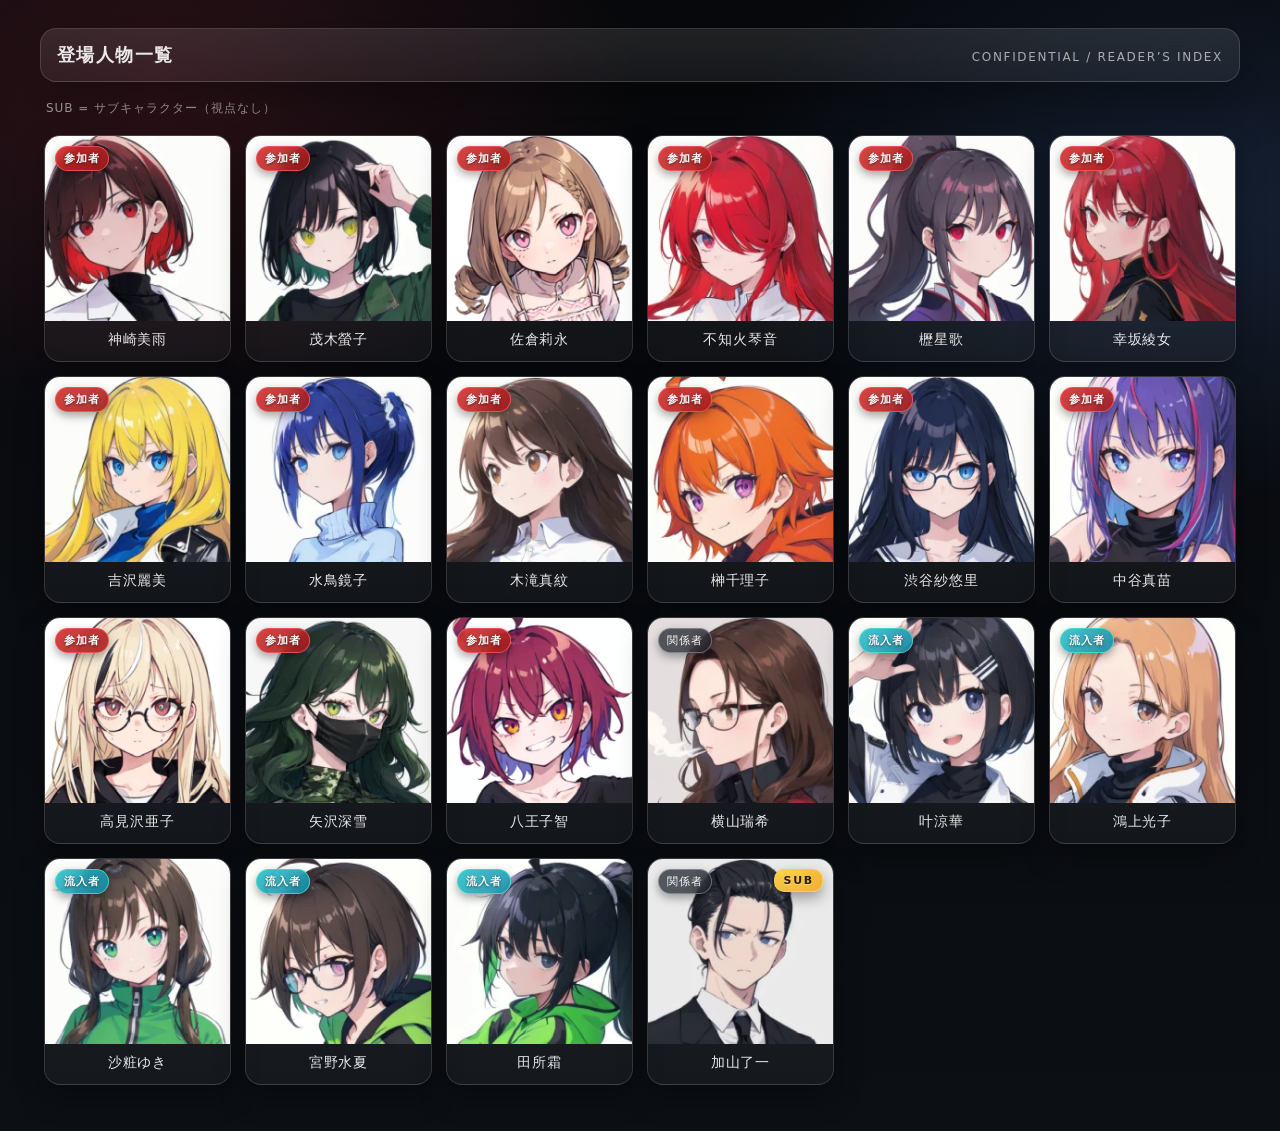
<file: participant_registry_r02.html>
<!DOCTYPE html>
<html lang="ja">
<head>
  <meta charset="UTF-8" />
  <meta name="viewport" content="width=device-width, initial-scale=1" />
  <title>登場人物一覧</title>

  <style>
    :root{
      --bg: #0c0f14;
      --panel: rgba(255,255,255,.06);
      --panel2: rgba(255,255,255,.10);
      --line: rgba(255,255,255,.14);
      --text: rgba(255,255,255,.90);
      --muted: rgba(255,255,255,.62);
      --shadow: 0 18px 55px rgba(0,0,0,.45);
      --radius: 16px;
    }

    *{ box-sizing: border-box; }

    body{
      margin: 0;
      padding: 28px 18px 42px;
      background:
        radial-gradient(900px 600px at 12% 8%, rgba(160,45,60,.25), transparent 55%),
        radial-gradient(800px 520px at 92% 18%, rgba(75,120,200,.22), transparent 58%),
        linear-gradient(180deg, #07090c, var(--bg));
      color: var(--text);
      font-family: ui-sans-serif, system-ui, -apple-system, "Segoe UI",
                   "Hiragino Kaku Gothic ProN", "Noto Sans JP", Arial, sans-serif;
    }

    /* うっすら “極秘資料” っぽいヘッダ */
    header{
      max-width: 1200px;
      margin: 0 auto 18px;
      padding: 14px 16px;
      border: 1px solid var(--line);
      border-radius: var(--radius);
      background: linear-gradient(180deg, var(--panel2), var(--panel));
      box-shadow: var(--shadow);
      backdrop-filter: blur(10px);
    }
    .header-top{
      display: flex;
      align-items: baseline;
      justify-content: space-between;
      gap: 12px;
      flex-wrap: wrap;
    }
    .stamp{
      font-size: 12px;
      letter-spacing: .14em;
      color: var(--muted);
      text-transform: uppercase;
      user-select: none;
    }
    h1{
      margin: 0;
      font-size: 18px;
      letter-spacing: .08em;
      font-weight: 700;
    }

    /* タイル状グリッド */
    .grid-container{
      display: grid;
      grid-template-columns: repeat(auto-fit, minmax(165px, 1fr));
      gap: 14px;
      max-width: 1200px;
      margin: 0 auto;
      padding: 4px;
    }

    /* カード */
    .char-card{
      border: 1px solid var(--line);
      border-radius: var(--radius);
      background: linear-gradient(180deg, rgba(255,255,255,.08), rgba(255,255,255,.04));
      box-shadow: 0 12px 28px rgba(0,0,0,.35);
      overflow: hidden;
      transform: translateZ(0);
      transition: transform .18s ease, border-color .18s ease, box-shadow .18s ease;
    }
    .char-card:hover{
      transform: translateY(-4px);
      border-color: rgba(255,255,255,.28);
      box-shadow: 0 18px 42px rgba(0,0,0,.45);
    }

    /* 画像を“タイルっぽく”綺麗に統一 */
    .char-card img{
      width: 100%;
      aspect-ratio: 1 / 1;
      object-fit: cover;
      display: block;
      background: rgba(0,0,0,.25);
      filter: contrast(1.02) saturate(1.02);
    }

    /* 名前だけ */
    .char-name{
      padding: 10px 10px 12px;
      text-align: center;
      font-size: 14px;
      letter-spacing: .06em;
      color: var(--text);
      white-space: nowrap;
      overflow: hidden;
      text-overflow: ellipsis;
    }

    /* 画面が狭い時の詰まりを少し緩める */
    @media (max-width: 420px){
      body{ padding: 20px 12px 34px; }
      .grid-container{ grid-template-columns: repeat(auto-fit, minmax(145px, 1fr)); }
      h1{ font-size: 16px; }
    }

    /* ユーザーが設定してる場合、動きを減らす */
    @media (prefers-reduced-motion: reduce){
      .char-card{ transition: none; }
      .char-card:hover{ transform: none; }
    }
	
	/* ===== badges / marks ===== */
.char-card{ position: relative; }

.badges{
  position: absolute;
  top: 10px;
  left: 10px;
  display: flex;
  gap: 6px;
  z-index: 2;
  pointer-events: none;
}

.badge{
  font-size: 11px;
  letter-spacing: .08em;
  padding: 4px 8px;
  border-radius: 999px;
  border: 1px solid rgba(255,255,255,.22);
  background: rgba(0,0,0,.35);
  color: rgba(255,255,255,.88);
  backdrop-filter: blur(8px);
  box-shadow: 0 10px 22px rgba(0,0,0,.35);
}


.badge.participant{
  border-color: rgba(255, 90, 90, .75);
  background: linear-gradient(
    135deg,
    rgba(210, 40, 40, .88),
    rgba(160, 25, 25, .88)
  );
  color: #fff;
  font-weight: 600;
  text-shadow: 0 1px 3px rgba(0,0,0,.55);
    box-shadow: 0 4px 10px rgba(0,0,0,.35);
}


.badge.staff{
  border-color: rgba(200, 210, 230, .40);
  background: rgba(20, 24, 34, .70);
  color: #fff;
  box-shadow: 0 4px 10px rgba(0,0,0,.35);
}


.badge.intruder{
  border-color: rgba(70, 230, 210, .75);
  background: linear-gradient(
    135deg,
    rgba(40, 190, 200, .88),
    rgba(20, 140, 170, .88)
  );
  color: #fff;
  font-weight: 600;
  text-shadow: 0 1px 3px rgba(0,0,0,.55);
  box-shadow: 0 4px 10px rgba(0,0,0,.35);
}


.mark{
  position: absolute;
  top: 10px;
  right: 10px;
  z-index: 2;
  pointer-events: none;

  font-size: 11px;
  letter-spacing: .16em;
  padding: 4px 8px;
  border-radius: 10px;
  border: 1px solid rgba(255,255,255,.22);
  background: rgba(255,255,255,.10);
  color: rgba(255,255,255,.90);
  backdrop-filter: blur(8px);
}

.mark.sub{
  border: 1px solid rgba(255, 210, 70, 0.70);
  background: linear-gradient(
    135deg,
    rgba(255, 215, 70, 0.95),
    rgba(240, 170, 40, 0.95)
  );
  color: rgba(30, 20, 0, 0.95);
  font-weight: 800;
  text-shadow: 0 1px 0 rgba(255,255,255,.35);
  box-shadow: 0 6px 14px rgba(0,0,0,.35);
}

.legend{
  max-width: 1200px;
  margin: 10px auto 14px;
  padding: 0 6px;
  font-size: 12px;
  letter-spacing: .08em;
  color: rgba(255,255,255,.62);
}


/* ===== Modal ===== */
.modal{
  position: fixed;
  inset: 0;
  display: none;
  align-items: center;
  justify-content: center;
  padding: 18px;
  z-index: 9999;
}

.modal.is-open{ display: flex; }

.modal-overlay{
  position: absolute;
  inset: 0;
  background: rgba(0,0,0,.62);
  backdrop-filter: blur(6px);
}

.modal-panel{
  position: relative;
  width: min(920px, 96vw);
  max-height: min(86vh, 860px);
  overflow: auto;
  border-radius: 18px;
  border: 1px solid rgba(255,255,255,.16);
  background: linear-gradient(180deg, rgba(18,22,32,.92), rgba(10,12,18,.92));
  box-shadow: 0 30px 90px rgba(0,0,0,.6);
  color: rgba(255,255,255,.92);
}

.modal-close{
  position: sticky;
  top: 0;
  display: flex;
  justify-content: flex-end;
  padding: 10px 10px 0;
  z-index: 2;
}

.modal-close button{
  appearance: none;
  border: 1px solid rgba(255,255,255,.18);
  background: rgba(255,255,255,.08);
  color: rgba(255,255,255,.92);
  border-radius: 12px;
  padding: 8px 10px;
  cursor: pointer;
  font-size: 14px;
  line-height: 1;
}

.modal-body{
  padding: 12px 16px 18px;
}

/* モーダル内のカードを少し整える（最低限） */
.modal-panel img{
  max-width: 100%;
  height: auto;
}


/* ===== Character Detail (modal only) ===== */
.modal-body .chara-name{
  margin: 4px 0 12px;
  font-weight: 800;
  letter-spacing: .06em;
}

.modal-body .chara-name ruby rt{
  font-size: 12px;
  letter-spacing: .10em;
  color: rgba(255,255,255,.70);
}

.modal-body .chara-card{
  margin-top: 12px;
}

.modal-body .chara-layout{
  display: grid;
  grid-template-columns: 320px 1fr;
  gap: 18px;
  align-items: start;
}

/* 画像枠：白背景でも浮かない */
.modal-body .chara-portrait{
  margin: 0;
  border-radius: 16px;
  overflow: hidden;
  border: 1px solid rgba(255,255,255,.14);
  background: rgba(255,255,255,.04);
  box-shadow: 0 18px 40px rgba(0,0,0,.45);
}

.modal-body .chara-portrait img{
  width: 100%;
  display: block;
  aspect-ratio: 1 / 1;
  object-fit: cover;
}

/* 年齢/血液型…：横並びの資料表 */
.modal-body .chara-stats{
  margin: 0 0 14px;
  padding: 0;
  display: grid;
  grid-template-columns: 180px 1fr;
  gap: 10px 14px;
  align-items: center;
}

.modal-body .chara-stats dt{
  margin: 0;
  padding: 10px 12px;
  border-radius: 12px;
  background: rgba(255,255,255,.10);
  border: 1px solid rgba(255,255,255,.16);
  color: rgba(255,255,255,.92);
  text-align: center;
  font-weight: 800;
  letter-spacing: .12em;
}

.modal-body .chara-stats dd{
  margin: 0;
  padding: 10px 12px;
  border-radius: 12px;
  background: rgba(0,0,0,.22);
  border: 1px solid rgba(255,255,255,.10);
  color: rgba(255,255,255,.92);
  font-weight: 650;
  letter-spacing: .04em;
}

.modal-body .chara-tagline{
  margin: 10px 0 10px;
  font-weight: 800;
  letter-spacing: .08em;
  color: rgba(255,255,255,.92);
}

.modal-body .chara-desc{
  margin: 0 0 10px;
  line-height: 1.85;
  color: rgba(255,255,255,.82);
}

@media (max-width: 720px){
  .modal-body .chara-layout{
    grid-template-columns: 1fr;
  }
  .modal-body .chara-stats{
    grid-template-columns: 140px 1fr;
  }
}
.modal-body .chara-note{
  margin: 6px 0 0;
  font-size: 12px;
  letter-spacing: .08em;
  color: rgba(255,255,255,.62);
}

	
  </style>
</head>

<body>

  <header>
    <div class="header-top">
      <h1>登場人物一覧</h1>
      <div class="stamp">CONFIDENTIAL / READER’S INDEX</div>
    </div>
  </header>

<p class="legend">
  SUB = サブキャラクター（視点なし）
</p>

  <main class="grid-container">

	<div class="char-card" onclick="openModal('modal-misame')" role="button" tabindex="0">
	  <div class="badges">
	    <span class="badge participant">参加者</span>
	  </div>
	  <img src="200/misame.webp" alt="神崎美雨">
	  <div class="char-name">神崎美雨</div>
	</div>


   <div class="char-card" onclick="openModal('modal-keiko')" role="button" tabindex="0">
	  <div class="badges">
	    <span class="badge participant">参加者</span>
	  </div>
      <img src="200/keiko.webp" alt="茂木螢子">
      <div class="char-name">茂木螢子</div>
    </div>


<div class="char-card" onclick="openModal('modal-rie')" role="button" tabindex="0">
	  <div class="badges">
	    <span class="badge participant">参加者</span>
	  </div>
      <img src="200/rie.webp" alt="佐倉莉永">
      <div class="char-name">佐倉莉永</div>
    </div>

    <div class="char-card" onclick="openModal('modal-kotone')" role="button" tabindex="0">
	  <div class="badges">
	    <span class="badge participant">参加者</span>
	  </div>
      <img src="200/kotone.webp" alt="不知火琴音">
      <div class="char-name">不知火琴音</div>
    </div>

    <div class="char-card" onclick="openModal('modal-seika')" role="button" tabindex="0">
	  <div class="badges">
	    <span class="badge participant">参加者</span>
	  </div>
      <img src="200/seika.webp" alt="櫪星歌">
      <div class="char-name">櫪星歌</div>
    </div>

    <div class="char-card" onclick="openModal('modal-ayame')" role="button" tabindex="0">
	  <div class="badges">
	    <span class="badge participant">参加者</span>
	  </div>
      <img src="200/ayame.webp" alt="幸坂綾女">
      <div class="char-name">幸坂綾女</div>
    </div>

    <div class="char-card" onclick="openModal('modal-remi')" role="button" tabindex="0">
	  <div class="badges">
	    <span class="badge participant">参加者</span>
	  </div>
      <img src="200/remi.webp" alt="吉沢麗美">
      <div class="char-name">吉沢麗美</div>
    </div>

    <div class="char-card" onclick="openModal('modal-kyouko')" role="button" tabindex="0">
	  <div class="badges">
	    <span class="badge participant">参加者</span>
	  </div>
      <img src="200/kyouko.webp" alt="水鳥鏡子">
      <div class="char-name">水鳥鏡子</div>
    </div>

    <div class="char-card" onclick="openModal('modal-maaya')" role="button" tabindex="0">
	  <div class="badges">
	    <span class="badge participant">参加者</span>
	  </div>
      <img src="200/maaya.webp" alt="木滝真紋">
      <div class="char-name">木滝真紋</div>
    </div>

    <div class="char-card" onclick="openModal('modal-chiriko')" role="button" tabindex="0">
	  <div class="badges">
	    <span class="badge participant">参加者</span>
	  </div>
      <img src="200/chiriko.webp" alt="榊千理子">
      <div class="char-name">榊千理子</div>
    </div>

    <div class="char-card" onclick="openModal('modal-sayuri')" role="button" tabindex="0">
	  <div class="badges">
	    <span class="badge participant">参加者</span>
	  </div>
      <img src="200/sayuri.webp" alt="渋谷紗悠里">
      <div class="char-name">渋谷紗悠里</div>
    </div>

    <div class="char-card" onclick="openModal('modal-manae')" role="button" tabindex="0">
	  <div class="badges">
	    <span class="badge participant">参加者</span>
	  </div>
      <img src="200/manae.webp" alt="中谷真苗">
      <div class="char-name">中谷真苗</div>
    </div>

    <div class="char-card" onclick="openModal('modal-ako')" role="button" tabindex="0">
	  <div class="badges">
	    <span class="badge participant">参加者</span>
	  </div>
      <img src="200/ako.webp" alt="高見沢亜子">
      <div class="char-name">高見沢亜子</div>
    </div>

    <div class="char-card" onclick="openModal('modal-miyuki')" role="button" tabindex="0">
	  <div class="badges">
	    <span class="badge participant">参加者</span>
	  </div>
      <img src="200/miyuki.webp" alt="矢沢深雪">
      <div class="char-name">矢沢深雪</div>
    </div>

    <div class="char-card" onclick="openModal('modal-tomo')" role="button" tabindex="0">
	  <div class="badges">
	    <span class="badge participant">参加者</span>
	  </div>
      <img src="200/tomo.webp" alt="八王子智">
      <div class="char-name">八王子智</div>
    </div>


	<div class="char-card" onclick="openModal('modal-mizuki')" role="button" tabindex="0">
	  <div class="badges">
	    <span class="badge staff">関係者</span>
	  </div>
      <img src="200/mizuki.webp" alt="横山瑞希">
      <div class="char-name">横山瑞希</div>
    </div>
	
	
	
	<div class="char-card" onclick="openModal('modal-ryouka')" role="button" tabindex="0">
	  <div class="badges">
	    <span class="badge intruder">流入者</span>
	  </div>
	  <img src="200/ryouka.webp" alt="叶涼華">
	  <div class="char-name">叶涼華</div>
	</div>
	
	
	<div class="char-card" onclick="openModal('modal-mitsuko')" role="button" tabindex="0">
	  <div class="badges">
	    <span class="badge intruder">流入者</span>
	  </div>
	  <img src="200/mitsuko.webp" alt="鴻上光子">
	  <div class="char-name">鴻上光子</div>
	  	</div>


	<div class="char-card" onclick="openModal('modal-yuki')" role="button" tabindex="0">
	  <div class="badges">
	    <span class="badge intruder">流入者</span>
	  </div>
	  <img src="200/yuki.webp" alt="沙粧ゆき">
	  <div class="char-name">沙粧ゆき</div>
	  	</div>


	<div class="char-card" onclick="openModal('modal-suika')" role="button" tabindex="0">
	  <div class="badges">
	    <span class="badge intruder">流入者</span>
	  </div>
	  <img src="200/suika.webp" alt="宮野水夏">
	  <div class="char-name">宮野水夏</div>
	  	</div>
		
		
	  <div class="char-card" onclick="openModal('modal-sou')" role="button" tabindex="0">
	  <div class="badges">
	    <span class="badge intruder">流入者</span>
	  </div>
	  <img src="200/sou.webp" alt="田所霜">
	  <div class="char-name">田所霜</div>
	  	</div>

	
	
	
	


	<div class="char-card" onclick="openModal('modal-kayama')" role="button" tabindex="0">
	  <div class="badges">
	    <span class="badge staff">関係者</span>
	  </div>
	  <div class="mark sub">SUB</div>
	  <img src="200/kayama.webp" alt="加山了一">
	  <div class="char-name">加山了一</div>
	</div>




  </main>

<!-- ===== Modals ===== -->

<!-- ===== Modal (Misame) ===== -->
<div id="modal-misame" class="modal" aria-hidden="true">
  <div class="modal-overlay" data-close></div>

  <div class="modal-panel" role="dialog" aria-modal="true" aria-label="神崎美雨 詳細">
    <div class="modal-close">
      <button type="button" data-close>×</button>
    </div>

    <div class="modal-body">
      <!-- ↓ここに「美雨の情報カードHTML」をそのまま貼る -->

<h3 class="chara-name">
  <ruby>神崎 美雨<rp>(</rp><rt>かんざき　みさめ</rt><rp>)</rp></ruby>
</h3>

<div class="chara-card">
  <div class="chara-layout">
    <figure class="chara-portrait">
      <img src="original/01.webp" alt="神崎美雨">
    </figure>

    <div class="chara-info">
      <dl class="chara-stats">
        <dt>年齢</dt><dd>28歳</dd>
        <dt>血液型</dt><dd>AB型</dd>
        <dt>誕生日</dt><dd>12/28</dd>
        <dt>身長</dt><dd>160cm</dd>
      </dl>

      <p class="chara-tagline">才色兼備の天才殺人者</p>

      <p class="chara-desc">
        名門大学の医学部卒。優秀な成績を残し、若手ながら医師としても期待されていた。<br>
        その頭脳、ひいては犯罪の完全性から「天才」と呼ばれるシリアルキラー。
      </p>
    </div>
  </div>
</div>

      <!-- ↑ここまで -->
    </div>
  </div>
</div>





<!-- ===== Modal: Keiko ===== -->
<div id="modal-keiko" class="modal" aria-hidden="true">
  <div class="modal-overlay" data-close></div>

  <div class="modal-panel" role="dialog" aria-modal="true" aria-label="◆茂木螢子 詳細">
    <div class="modal-close">
      <button type="button" data-close>×</button>
    </div>

    <div class="modal-body">

      <h3 class="chara-name">
        <ruby>茂木 螢子<rp>(</rp><rt>もてぎ　けいこ</rt><rp>)</rp></ruby>
      </h3>

      <div class="chara-card">
        <div class="chara-layout">

          <figure class="chara-portrait">
            <img src="original/02.webp" alt="茂木螢子">
          </figure>

          <div class="chara-info">

            <dl class="chara-stats">
              <dt>年齢</dt><dd>23歳</dd>
              <dt>血液型</dt><dd>A型</dd>
              <dt>誕生日</dt><dd>9/15</dd>
              <dt>身長</dt><dd>155cm</dd>
            </dl>

            <p class="chara-tagline">ドライな殺人アルバイト</p>

            <p class="chara-desc">
		一般家庭に生まれ、高校卒業後はフリーターとして生活していた。<br>
		犯罪に関与した経緯は不明。本人は、ある組織の指示で行ったと供述しているが、
その組織の実在は現在まで確認されていない。</p>
          </div>
        </div>
      </div>
    </div>
  </div>
</div>




<!-- ===== Modal: Rie ===== -->
<div id="modal-rie" class="modal" aria-hidden="true">
  <div class="modal-overlay" data-close></div>

  <div class="modal-panel" role="dialog" aria-modal="true" aria-label="佐倉莉永 詳細">
    <div class="modal-close">
      <button type="button" data-close>×</button>
    </div>

    <div class="modal-body">

      <h3 class="chara-name">
        <ruby>佐倉 莉永<rp>(</rp><rt>さくら　りえ</rt><rp>)</rp></ruby>
      </h3>

      <div class="chara-card">
        <div class="chara-layout">

          <figure class="chara-portrait">
            <img src="original/03.webp" alt="佐倉莉永">
          </figure>

          <div class="chara-info">

            <dl class="chara-stats">
              <dt>年齢</dt><dd>18歳</dd>
              <dt>血液型</dt><dd>O型</dd>
              <dt>誕生日</dt><dd>10/14</dd>
              <dt>身長</dt><dd>151cm</dd>
            </dl>

            <p class="chara-tagline">ゴーイングマイウェイ</p>

            <p class="chara-desc">
		愛嬌のある性格と可愛らしい外見を持つ「不良」な女子高校生。<br>
		援助交際の相手を殺害し、金品を奪って逃走していた経歴を持つ少女。</p>
          </div>
        </div>
      </div>
    </div>
  </div>
</div>



<!-- ===== Modal: Kotone ===== -->
<div id="modal-kotone" class="modal" aria-hidden="true">
  <div class="modal-overlay" data-close></div>

  <div class="modal-panel" role="dialog" aria-modal="true" aria-label="不知火琴音 詳細">
    <div class="modal-close">
      <button type="button" data-close>×</button>
    </div>

    <div class="modal-body">

      <h3 class="chara-name">
        <ruby>不知火 琴音<rp>(</rp><rt>しらぬい　ことね</rt><rp>)</rp></ruby>
      </h3>

      <div class="chara-card">
        <div class="chara-layout">

          <figure class="chara-portrait">
            <img src="original/04.webp" alt="不知火琴音">
          </figure>

          <div class="chara-info">

            <dl class="chara-stats">
              <dt>年齢</dt><dd>24歳</dd>
              <dt>血液型</dt><dd>A型</dd>
              <dt>誕生日</dt><dd>5/3</dd>
              <dt>身長</dt><dd>160cm</dd>
            </dl>

            <p class="chara-tagline">宿命を背負う令嬢</p>

            <p class="chara-desc">
		名家「不知火財閥」の血筋を継ぐ令嬢だった女性。<br>
		館の奥か社交界でしか姿を見せない、世俗から隔てられた存在だった。<br>
		長い前髪で隠された左目には義眼をつけている。<br>
		穏やかな物腰の奥に、頑なな信念を秘めている。
</p>
          </div>
        </div>
      </div>
    </div>
  </div>
</div>



<!-- ===== Modal: Seika ===== -->
<div id="modal-seika" class="modal" aria-hidden="true">
  <div class="modal-overlay" data-close></div>

  <div class="modal-panel" role="dialog" aria-modal="true" aria-label="櫪星歌 詳細">
    <div class="modal-close">
      <button type="button" data-close>×</button>
    </div>

    <div class="modal-body">

      <h3 class="chara-name">
        <ruby>櫪 星歌<rp>(</rp><rt>くすぎ　せいか</rt><rp>)</rp></ruby>
      </h3>

      <div class="chara-card">
        <div class="chara-layout">

          <figure class="chara-portrait">
            <img src="original/05.webp" alt="櫪星歌">
          </figure>

          <div class="chara-info">

            <dl class="chara-stats">
              <dt>年齢</dt><dd>22歳</dd>
              <dt>血液型</dt><dd>AB型</dd>
              <dt>誕生日</dt><dd>9/28</dd>
              <dt>身長</dt><dd>173cm</dd>
            </dl>

            <p class="chara-tagline">主君に忠義を捧げる女武士</p>

            <p class="chara-desc">
		不知火琴音に仕える侍女。<br>
幼い頃から不知火家に身を置き、侍女としての教育を受けてきた。<br>
外の世界との関わりは少なく、その人生のすべてを主君への忠義に捧げている。
</p>
          </div>
        </div>
      </div>
    </div>
  </div>
</div>



<!-- ===== Modal: Ayame ===== -->
<div id="modal-ayame" class="modal" aria-hidden="true">
  <div class="modal-overlay" data-close></div>

  <div class="modal-panel" role="dialog" aria-modal="true" aria-label="幸坂綾女 詳細">
    <div class="modal-close">
      <button type="button" data-close>×</button>
    </div>

    <div class="modal-body">

      <h3 class="chara-name">
        <ruby>幸坂 綾女<rp>(</rp><rt>こうさか　あやめ</rt><rp>)</rp></ruby>
      </h3>

      <div class="chara-card">
        <div class="chara-layout">

          <figure class="chara-portrait">
            <img src="original/06.webp" alt="幸坂綾女">
          </figure>

          <div class="chara-info">

            <dl class="chara-stats">
              <dt>年齢</dt><dd>26歳</dd>
              <dt>血液型</dt><dd>O型</dd>
              <dt>誕生日</dt><dd>12/25</dd>
              <dt>身長</dt><dd>157cm</dd>
            </dl>

            <p class="chara-tagline">修道服を纏う赤い悪魔</p>

            <p class="chara-desc">
		シスターでありながら、教会を訪れる信徒を殺害した罪により、非人道的な存在として世間から恐れられた。<br>
常に携えているロザリオは、逆十字の形をしている。</p>
          </div>
        </div>
      </div>
    </div>
  </div>
</div>



<!-- ===== Modal: Remi ===== -->
<div id="modal-remi" class="modal" aria-hidden="true">
  <div class="modal-overlay" data-close></div>

  <div class="modal-panel" role="dialog" aria-modal="true" aria-label="吉沢麗美 詳細">
    <div class="modal-close">
      <button type="button" data-close>×</button>
    </div>

    <div class="modal-body">

      <h3 class="chara-name">
        <ruby>吉沢 麗美<rp>(</rp><rt>よしざわ　れみ</rt><rp>)</rp></ruby>
      </h3>

      <div class="chara-card">
        <div class="chara-layout">

          <figure class="chara-portrait">
            <img src="original/07.webp" alt="吉沢麗美">
          </figure>

          <div class="chara-info">

            <dl class="chara-stats">
              <dt>年齢</dt><dd>24歳</dd>
              <dt>血液型</dt><dd>B型</dd>
              <dt>誕生日</dt><dd>4/21</dd>
              <dt>身長</dt><dd>165cm</dd>
            </dl>

            <p class="chara-tagline">暴走金髪カブライダー</p>

            <p class="chara-desc">
		父は日本人、母はアメリカ人で混血の帰国子女。<br>
		バイクをこよなく愛しており、愛車は「スーパーカブ」。<br>
		明るく良識ある人物だが、犯した罪について問われると、笑って話題を変えることが多い。</p>
          </div>
        </div>
      </div>
    </div>
  </div>
</div>



<!-- ===== Modal: Kyouko ===== -->
<div id="modal-kyouko" class="modal" aria-hidden="true">
  <div class="modal-overlay" data-close></div>

  <div class="modal-panel" role="dialog" aria-modal="true" aria-label="水鳥鏡子 詳細">
    <div class="modal-close">
      <button type="button" data-close>×</button>
    </div>

    <div class="modal-body">

      <h3 class="chara-name">
        <ruby>水鳥 鏡子<rp>(</rp><rt>みとり　きょうこ</rt><rp>)</rp></ruby>
      </h3>

      <div class="chara-card">
        <div class="chara-layout">

          <figure class="chara-portrait">
            <img src="original/08.webp" alt="水鳥鏡子">
          </figure>

          <div class="chara-info">

            <dl class="chara-stats">
              <dt>年齢</dt><dd>20歳</dd>
              <dt>血液型</dt><dd>A型</dd>
              <dt>誕生日</dt><dd>2/12</dd>
              <dt>身長</dt><dd>156cm</dd>
            </dl>

            <p class="chara-tagline">幸せから追放された女</p>

            <p class="chara-desc">
		高校卒業後すぐに結婚。その夫を殺害し逃亡、指名手配される。<br>
その後、放火事件の現場付近で逮捕され、同事件の容疑者として再逮捕された。<br>
気が弱く、大人しい女性。<br>
かつては幸せそうだと評判だった。</p>
          </div>
        </div>
      </div>
    </div>
  </div>
</div>


<!-- ===== Modal: Maaya ===== -->
<div id="modal-maaya" class="modal" aria-hidden="true">
  <div class="modal-overlay" data-close></div>

  <div class="modal-panel" role="dialog" aria-modal="true" aria-label="木滝真紋 詳細">
    <div class="modal-close">
      <button type="button" data-close>×</button>
    </div>

    <div class="modal-body">

      <h3 class="chara-name">
        <ruby>木滝 真紋<rp>(</rp><rt>きたき　まあや</rt><rp>)</rp></ruby>
      </h3>

      <div class="chara-card">
        <div class="chara-layout">

          <figure class="chara-portrait">
            <img src="original/09.webp" alt="木滝真紋">
          </figure>

          <div class="chara-info">

            <dl class="chara-stats">
              <dt>年齢</dt><dd>25歳</dd>
              <dt>血液型</dt><dd>B型</dd>
              <dt>誕生日</dt><dd>8/27</dd>
              <dt>身長</dt><dd>152cm</dd>
            </dl>

            <p class="chara-tagline">真実を訴え続けるうたいびと</p>

            <p class="chara-desc">
		正義感の強いアーティスト。社会の闇に立ち向かい、国や政治家の不正を音楽に乗せて世に訴えていた。<br>
しかし、政府の圧力によって身柄を拘束され、現代では希な「思想犯」として罰を与えられることになった。</p>
          </div>
        </div>
      </div>
    </div>
  </div>
</div>



<!-- ===== Modal: Chiriko ===== -->
<div id="modal-chiriko" class="modal" aria-hidden="true">
  <div class="modal-overlay" data-close></div>

  <div class="modal-panel" role="dialog" aria-modal="true" aria-label="榊千理子 詳細">
    <div class="modal-close">
      <button type="button" data-close>×</button>
    </div>

    <div class="modal-body">

      <h3 class="chara-name">
        <ruby>榊 千理子<rp>(</rp><rt>さかき　ちりこ</rt><rp>)</rp></ruby>
      </h3>

      <div class="chara-card">
        <div class="chara-layout">

          <figure class="chara-portrait">
            <img src="original/10.webp" alt="榊千理子">
          </figure>

          <div class="chara-info">

            <dl class="chara-stats">
              <dt>年齢</dt><dd>21歳</dd>
              <dt>血液型</dt><dd>A型</dd>
              <dt>誕生日</dt><dd>10/11</dd>
              <dt>身長</dt><dd>163cm</dd>
            </dl>

            <p class="chara-tagline">歪んだ庇護の中で育った享楽者</p>

            <p class="chara-desc">
		権力者の父を持ち、甘やかされて育ってきた。<br>
父の後ろ楯に守られ殺人行為を繰り返していたが、ある時その父に裏切られ逮捕される。<br>
他者の苦痛を快楽として認識する、歪んだ性質を持つ。</p>
          </div>
        </div>
      </div>
    </div>
  </div>
</div>



<!-- ===== Modal: Sayuri ===== -->
<div id="modal-sayuri" class="modal" aria-hidden="true">
  <div class="modal-overlay" data-close></div>

  <div class="modal-panel" role="dialog" aria-modal="true" aria-label="渋谷紗悠里 詳細">
    <div class="modal-close">
      <button type="button" data-close>×</button>
    </div>

    <div class="modal-body">

      <h3 class="chara-name">
        <ruby>渋谷 紗悠里<rp>(</rp><rt>しぶや　さゆり</rt><rp>)</rp></ruby>
      </h3>

      <div class="chara-card">
        <div class="chara-layout">

          <figure class="chara-portrait">
            <img src="original/11.webp" alt="渋谷紗悠里">
          </figure>

          <div class="chara-info">

            <dl class="chara-stats">
              <dt>年齢</dt><dd>17歳</dd>
              <dt>血液型</dt><dd>A型</dd>
              <dt>誕生日</dt><dd>6/12</dd>
              <dt>身長</dt><dd>156cm</dd>
            </dl>

            <p class="chara-tagline">森羅万象に触れる少女</p>

            <p class="chara-desc">
		冷静で大人しく、人との干渉を避けながら生きてきた優等生タイプの女子高校生。<br>
		在籍していた学校を倒壊させたとされる事件の中心人物。</p>
          </div>
        </div>
      </div>
    </div>
  </div>
</div>




<!-- ===== Modal: Manae ===== -->
<div id="modal-manae" class="modal" aria-hidden="true">
  <div class="modal-overlay" data-close></div>

  <div class="modal-panel" role="dialog" aria-modal="true" aria-label="中谷真苗 詳細">
    <div class="modal-close">
      <button type="button" data-close>×</button>
    </div>

    <div class="modal-body">

      <h3 class="chara-name">
        <ruby>中谷 真苗<rp>(</rp><rt>なかたに　まなえ</rt><rp>)</rp></ruby>
      </h3>

      <div class="chara-card">
        <div class="chara-layout">

          <figure class="chara-portrait">
            <img src="original/12.webp" alt="中谷真苗">
          </figure>

          <div class="chara-info">

            <dl class="chara-stats">
              <dt>年齢</dt><dd>20歳</dd>
              <dt>血液型</dt><dd>B型</dd>
              <dt>誕生日</dt><dd>1/31</dd>
              <dt>身長</dt><dd>155cm</dd>
            </dl>

            <p class="chara-tagline">無垢なる快楽主義者</p>

            <p class="chara-desc">
		性行為中に相手を絞殺。その快楽に魅入られ、同じ手口の犯罪を重ねていった。<br>
		自分の罪の重さを理解していない、極端な世間知らず。</p>
          </div>
        </div>
      </div>
    </div>
  </div>
</div>



<!-- ===== Modal: Ako ===== -->
<div id="modal-ako" class="modal" aria-hidden="true">
  <div class="modal-overlay" data-close></div>

  <div class="modal-panel" role="dialog" aria-modal="true" aria-label="高見沢亜子 詳細">
    <div class="modal-close">
      <button type="button" data-close>×</button>
    </div>

    <div class="modal-body">

      <h3 class="chara-name">
        <ruby>高見沢 亜子<rp>(</rp><rt>たかみざわ　あこ</rt><rp>)</rp></ruby>
      </h3>

      <div class="chara-card">
        <div class="chara-layout">

          <figure class="chara-portrait">
            <img src="original/13.webp" alt="高見沢亜子">
          </figure>

          <div class="chara-info">

            <dl class="chara-stats">
              <dt>年齢</dt><dd>27歳</dd>
              <dt>血液型</dt><dd>AB型</dd>
              <dt>誕生日</dt><dd>5/20</dd>
              <dt>身長</dt><dd>162cm</dd>
            </dl>

            <p class="chara-tagline">関西弁の凄腕クラッカー</p>

            <p class="chara-desc">
		ひきこもり。彼女の居場所はネット上であり、人と対面することは極端に苦手。<br>
		天才的なクラッカーでもあり、彼女の手によって破壊されたデータの被害総額は計り知れない。<br>ネット上ではカリスマ的な存在「暴姫」として名を轟かせていた。
</p>
          </div>
        </div>
      </div>
    </div>
  </div>
</div>



<!-- ===== Modal: Miyuki ===== -->
<div id="modal-miyuki" class="modal" aria-hidden="true">
  <div class="modal-overlay" data-close></div>

  <div class="modal-panel" role="dialog" aria-modal="true" aria-label="矢沢深雪 詳細">
    <div class="modal-close">
      <button type="button" data-close>×</button>
    </div>

    <div class="modal-body">

      <h3 class="chara-name">
        <ruby>矢沢 深雪<rp>(</rp><rt>やざわ　みゆき</rt><rp>)</rp></ruby>
      </h3>

      <div class="chara-card">
        <div class="chara-layout">

          <figure class="chara-portrait">
            <img src="original/14.webp" alt="矢沢深雪">
          </figure>

          <div class="chara-info">

            <dl class="chara-stats">
              <dt>年齢</dt><dd>28歳</dd>
              <dt>血液型</dt><dd>O型</dd>
              <dt>誕生日</dt><dd>3/2</dd>
              <dt>身長</dt><dd>170cm</dd>
            </dl>

            <p class="chara-tagline">姉御肌のテロリスト</p>

            <p class="chara-desc">
		大学生時代に留学したアメリカで、テロリスト組織に所属。<br>
		帰国後は組織の日本支部を設立し、国内での活動に従事してきた。<br>
		実行に関与した事例は多くないが、リーダーとして指示を与えてきた罪は重い。</p>
          </div>
        </div>
      </div>
    </div>
  </div>
</div>



<!-- ===== Modal: Tomo ===== -->
<div id="modal-tomo" class="modal" aria-hidden="true">
  <div class="modal-overlay" data-close></div>

  <div class="modal-panel" role="dialog" aria-modal="true" aria-label="八王子智 詳細">
    <div class="modal-close">
      <button type="button" data-close>×</button>
    </div>

    <div class="modal-body">

      <h3 class="chara-name">
        <ruby>八王子 智<rp>(</rp><rt>はちおうじ　とも</rt><rp>)</rp></ruby>
      </h3>

      <div class="chara-card">
        <div class="chara-layout">

          <figure class="chara-portrait">
            <img src="original/15.webp" alt="八王子智">
          </figure>

          <div class="chara-info">

            <dl class="chara-stats">
              <dt>年齢</dt><dd>16歳</dd>
              <dt>血液型</dt><dd>B型</dd>
              <dt>誕生日</dt><dd>4/21</dd>
              <dt>身長</dt><dd>150cm</dd>
            </dl>

            <p class="chara-tagline">智 is カリスマ</p>

            <p class="chara-desc">
		思春期特有の感性を持つエゴイスト。<br>
		明るく勝ち気な性格だが、素性が掴み難く、言動にも不可解な点が多い。<br>
		天才殺人鬼である神崎美雨に憧れている。</p>
          </div>
        </div>
      </div>
    </div>
  </div>
</div>



<!-- ===== Modal: Mizuki ===== -->
<div id="modal-mizuki" class="modal" aria-hidden="true">
  <div class="modal-overlay" data-close></div>

  <div class="modal-panel" role="dialog" aria-modal="true" aria-label="横山瑞希 詳細">
    <div class="modal-close">
      <button type="button" data-close>×</button>
    </div>

    <div class="modal-body">

      <h3 class="chara-name">
        <ruby>横山 瑞希<rp>(</rp><rt>よこやま　みずき</rt><rp>)</rp></ruby>
      </h3>

      <div class="chara-card">
        <div class="chara-layout">

          <figure class="chara-portrait">
            <img src="original/16.webp" alt="横山瑞希">
          </figure>

          <div class="chara-info">

            <dl class="chara-stats">
              <dt>年齢</dt><dd>31歳</dd>
              <dt>血液型</dt><dd>A型</dd>
              <dt>誕生日</dt><dd>9/30</dd>
              <dt>身長</dt><dd>165cm</dd>
            </dl>

            <p class="chara-tagline">裏の顔を持つやり手政治家</p>

            <p class="chara-desc">
		斬新な公約や派手なパフォーマンスで注目を浴びる若手女性政治家。<br>
		紙タバコに強いこだわりを持つ愛煙家。</p>
          </div>
        </div>
      </div>
    </div>
  </div>
</div>



<!-- ===== Modal: Ryouka ===== -->
<div id="modal-ryouka" class="modal" aria-hidden="true">
  <div class="modal-overlay" data-close></div>

  <div class="modal-panel" role="dialog" aria-modal="true" aria-label="叶涼華 詳細">
    <div class="modal-close">
      <button type="button" data-close>×</button>
    </div>

    <div class="modal-body">

      <h3 class="chara-name">
        <ruby>叶 涼華<rp>(</rp><rt>かのう　りょうか</rt><rp>)</rp></ruby>
      </h3>

      <div class="chara-card">
        <div class="chara-layout">

          <figure class="chara-portrait">
            <img src="original/17.webp" alt="叶涼華">
          </figure>

          <div class="chara-info">

            <dl class="chara-stats">
              <dt>年齢</dt><dd>23歳</dd>
              <dt>血液型</dt><dd>A型</dd>
              <dt>誕生日</dt><dd>7/19</dd>
              <dt>身長</dt><dd>157cm</dd>
            </dl>

            <p class="chara-tagline">空に誓う、愚直な正義</p>

            <p class="chara-desc">
		航空自衛官、階級は三等空曹。<br>
素直で生真面目な気質の持ち主で、空が好きだという気持ちと、人々の生活を守りたいという願いを胸に、任務に就いている。</p>
          </div>
        </div>
      </div>
    </div>
  </div>
</div>


<!-- ===== Modal: Mitsuko ===== -->
<div id="modal-mitsuko" class="modal" aria-hidden="true">
  <div class="modal-overlay" data-close></div>

  <div class="modal-panel" role="dialog" aria-modal="true" aria-label="鴻上光子 詳細">
    <div class="modal-close">
      <button type="button" data-close>×</button>
    </div>

    <div class="modal-body">

      <h3 class="chara-name">
        <ruby>鴻上 光子<rp>(</rp><rt>こうがみ　みつこ</rt><rp>)</rp></ruby>
      </h3>

      <div class="chara-card">
        <div class="chara-layout">

          <figure class="chara-portrait">
            <img src="original/18.webp" alt="鴻上光子">
          </figure>

          <div class="chara-info">

            <dl class="chara-stats">
              <dt>年齢</dt><dd>23歳</dd>
              <dt>血液型</dt><dd>O型</dd>
              <dt>誕生日</dt><dd>6/8</dd>
              <dt>身長</dt><dd>164cm</dd>
            </dl>

            <p class="chara-tagline">軽さの奥に、揺るがぬ芯を</p>

            <p class="chara-desc">
		航空自衛官、階級は二等空士。<br>
気ままな生き方をしてきたが、その在り方に迷い、自衛隊の道を選んだ。飄々とした言動とは裏腹に、情に厚く一途な一面を持つ。<br>
髪のキューティクルには命をかけている。</p>
          </div>
        </div>
      </div>
    </div>
  </div>
</div>


<!-- ===== Modal: Yuki ===== -->
<div id="modal-yuki" class="modal" aria-hidden="true">
  <div class="modal-overlay" data-close></div>

  <div class="modal-panel" role="dialog" aria-modal="true" aria-label="沙粧ゆき 詳細">
    <div class="modal-close">
      <button type="button" data-close>×</button>
    </div>

    <div class="modal-body">

      <h3 class="chara-name">
        <ruby>沙粧 ゆき<rp>(</rp><rt>さしょう　ゆき</rt><rp>)</rp></ruby>
      </h3>

      <div class="chara-card">
        <div class="chara-layout">

          <figure class="chara-portrait">
            <img src="original/19.webp" alt="沙粧ゆき">
          </figure>

          <div class="chara-info">

            <dl class="chara-stats">
              <dt>年齢</dt><dd>16歳</dd>
              <dt>血液型</dt><dd>A型</dd>
              <dt>誕生日</dt><dd>1/2</dd>
              <dt>身長</dt><dd>148cm</dd>
            </dl>

            <p class="chara-tagline">高二☆青春謳歌中！</p>

            <p class="chara-desc">
		「コイバナ」や「遊び」の話が大好きな女子高校生。<br>
型にはまることを嫌い、全日制ではなく黒照高校の定時制に進学した。<br>
三人で活動するミステリー研究部では、下っ端であり、可愛がられる後輩でもある。</p>
          </div>
        </div>
      </div>
    </div>
  </div>
</div>



<!-- ===== Modal: Suika ===== -->
<div id="modal-suika" class="modal" aria-hidden="true">
  <div class="modal-overlay" data-close></div>

  <div class="modal-panel" role="dialog" aria-modal="true" aria-label="宮野水夏 詳細">
    <div class="modal-close">
      <button type="button" data-close>×</button>
    </div>

    <div class="modal-body">

      <h3 class="chara-name">
        <ruby>宮野 水夏<rp>(</rp><rt>みやの　すいか</rt><rp>)</rp></ruby>
      </h3>

      <div class="chara-card">
        <div class="chara-layout">

          <figure class="chara-portrait">
            <img src="original/20.webp" alt="宮野水夏">
          </figure>

          <div class="chara-info">

            <dl class="chara-stats">
              <dt>年齢</dt><dd>18歳</dd>
              <dt>血液型</dt><dd>B型</dd>
              <dt>誕生日</dt><dd>9/22</dd>
              <dt>身長</dt><dd>160cm</dd>
            </dl>

            <p class="chara-tagline">才覚で導く、ミス研部長</p>

            <p class="chara-desc">
		高い学力を持ちながら、黒照高校の定時制に進学。<br>
ミステリー研究部を立ち上げ、部長として二人の部員を率いる。<br>  
天才肌の才覚を持ち、自らの可能性を強く信じている。</p>
          </div>
        </div>
      </div>
    </div>
  </div>
</div>


<!-- ===== Modal: Sou ===== -->
<div id="modal-sou" class="modal" aria-hidden="true">
  <div class="modal-overlay" data-close></div>

  <div class="modal-panel" role="dialog" aria-modal="true" aria-label="田所霜 詳細">
    <div class="modal-close">
      <button type="button" data-close>×</button>
    </div>

    <div class="modal-body">

      <h3 class="chara-name">
        <ruby>田所 霜<rp>(</rp><rt>たどころ　そう</rt><rp>)</rp></ruby>
      </h3>

      <div class="chara-card">
        <div class="chara-layout">

          <figure class="chara-portrait">
            <img src="original/21.webp" alt="田所霜">
          </figure>

          <div class="chara-info">

            <dl class="chara-stats">
              <dt>年齢</dt><dd>18歳</dd>
              <dt>血液型</dt><dd>B型</dd>
              <dt>誕生日</dt><dd>1/15</dd>
              <dt>身長</dt><dd>167cm</dd>
            </dl>

            <p class="chara-tagline">お菓子があれば、だいたい大丈夫</p>

            <p class="chara-desc">
		ある事情から、一年遅れて黒照高校の定時制に入学。<br>
同じクラスの水夏と馬が合い、流されるようにミステリー研究部に所属。<br>
基本的には怠惰な性格だが、無類のお菓子好き。</p>
          </div>
        </div>
      </div>
    </div>
  </div>
</div>



<!-- ===== Modal: Kayama ===== -->
<div id="modal-kayama" class="modal" aria-hidden="true">
  <div class="modal-overlay" data-close></div>

  <div class="modal-panel" role="dialog" aria-modal="true" aria-label="加山了一 詳細">
    <div class="modal-close">
      <button type="button" data-close>×</button>
    </div>

    <div class="modal-body">

      <h3 class="chara-name">
        <ruby>加山 了一<rp>(</rp><rt>かやま　りょういち</rt><rp>)</rp></ruby>
      </h3>

      <div class="chara-card">
        <div class="chara-layout">

          <figure class="chara-portrait">
            <img src="original/32.webp" alt="加山了一">
          </figure>

          <div class="chara-info">

            <dl class="chara-stats">
              <dt>年齢</dt><dd>29歳</dd>
              <dt>血液型</dt><dd>A型</dd>
              <dt>誕生日</dt><dd>3/14</dd>
              <dt>身長</dt><dd>180cm</dd>
            </dl>

            <p class="chara-tagline">エリート街道まっしぐら</p>

            <p class="chara-desc">
		横山瑞希の秘書。長身痩躯の青年。<br>冷静沈着で、補佐能力に優れる。
            <p class="chara-note">※SUB CHARACTER（視点なし）</p>

</p>
          </div>
        </div>
      </div>
    </div>
  </div>
</div>


<!-- ===== End Modals ===== -->



<script>
  function openModal(id){
    const m = document.getElementById(id);
    if(!m) return;
    m.classList.add("is-open");
    m.setAttribute("aria-hidden", "false");
    document.body.style.overflow = "hidden";
  }

  function closeModal(modalEl){
    if(!modalEl) return;
    modalEl.classList.remove("is-open");
    modalEl.setAttribute("aria-hidden", "true");
    document.body.style.overflow = "";
  }

  // 閉じる（×ボタン / 背景クリック）
  document.addEventListener("click", (e) => {
    const closeBtn = e.target.closest("[data-close]");
    if(closeBtn){
      const modal = e.target.closest(".modal") || document.querySelector(".modal.is-open");
      closeModal(modal);
    }
  });

  // ESCで閉じる
  document.addEventListener("keydown", (e) => {
    if(e.key === "Escape"){
      const modal = document.querySelector(".modal.is-open");
      closeModal(modal);
    }
  });
</script>





</body>
</html>
</file>
<file: assets/deadoralive.base.css>
/* ===== GRID ===== */

.grid-container {
  display: grid;
  grid-template-columns: repeat(auto-fit, minmax(200px, 1fr));
  gap: 15px;
  justify-items: center;
  max-width: 1200px;
  margin: 0 auto;
  padding: 10px;
}

/* ===== CARD ===== */

.char-card {
  background-color: #CCCED1;
  border: 1px solid #2C2F36;
  padding: 10px;
  text-align: center;
  width: 200px;
  box-shadow: 0 0 8px #2C2F36;
  position: relative;
}

.char-card img {
  width: 200px;
  height: auto;
  display: block;
  margin: auto;
  border-radius: 8px;
}

.char-name {
  margin-top: 10px;
  font-size: 14px;
}

/* ===== 状態 ===== */

.char-card.is-leave img{
  filter: saturate(.75) contrast(.95);
  opacity: .75;
}

.dead-text {
  color: #C62828;
}

.le-text {
  color: #4682b4;
}

/* ===== LOGO ===== */

.logo-container {
  text-align: center;
  margin-top: 20px;
}

.logo-container img {
  max-width: 90%;
  height: auto;
}

/* ===== HUD ===== */

.hudjp{
  position: static;
  transform: none;
  font-family:"Noto Sans JP",sans-serif;
  color:#2C2F36;
  font-size:14px;
  line-height:1.9;
  margin-top: 6px;

  max-width: 1200px;
  margin: 8px auto 14px;
  padding: 0 16px;
}

.hudjp b{
  font-size:24px;
  margin:0 4px;
  letter-spacing:.03em;
}

.hudjp i{ font-style:normal; opacity:.85; }
.hudjp .dead{ color:#C62828; }
.hudjp .le{ color:#4682b4; }

.hudjp .row { white-space: nowrap; }
.hudjp .meta { display:flex; align-items: baseline; gap:10px; }
.hudjp .sep { opacity:.55; }

@media (max-width: 700px){
  .hudjp{
    max-width: 1200px;
    margin: 8px auto 14px;
    padding: 0 16px;
    display:flex;
    gap: 16px;
    justify-content: center;
    align-items: baseline;
  }
}
</file>
<file: assets/deadoralive.redemption.css>
/* ==========================================================================
   DEAD or ALIVE - Redemption Arc Theme
   Load AFTER base.css
   ========================================================================== */

:root{

  /* Background */
  --bg: linear-gradient(
          180deg,
          #f4f7fb 0%,
          #eef2f7 40%,
          #e9edf3 100%
        );

  /* Text */
  --text: #1c2430;
  --muted: rgba(0,0,0,.55);

  /* Panels */
  --panel: rgba(255,255,255,.70);
  --panel2: rgba(255,255,255,.92);
  --line: rgba(0,0,0,.12);

  /* Shadows */
  --shadow: 0 12px 28px rgba(0,0,0,.12);

  /* Card radius slightly softer */
  --radius: 14px;

  /* Tile size */
  --tile-min: 175px;

  /* Status colors */
  --dead: #c62828;
  --leave: #2b7de9;
}

/* ---- Page tweak -------------------------------------------------------- */

body{
  background: var(--bg);
}

/* ---- Logo contrast (白背景でも映えるよう少し影) ---------------------- */

.logo-container img{
  filter: drop-shadow(0 4px 12px rgba(0,0,0,.18));
}

/* ---- HUD --------------------------------------------------------------- */

.hudjp .row{
}

.hudjp span{
  color: rgba(0,0,0,.55);
}

.hudjp b{
  color: #111;
}

.hudjp i{
  color: rgba(0,0,0,.55);
}

/* 死亡 色補正 */

.hudjp .dead b{
  color: var(--dead);
}

.hudjp le b{
  color: (--le);
}



/* ---- Grid -------------------------------------------------------------- */

.grid-container{
  padding-top: 6px;
}

/* ---- Cards ------------------------------------------------------------- */

.char-card{

  background: linear-gradient(
    180deg,
    rgba(204 206,209,1),
    rgb(245,246,246)
	);

  border: 1px solid rgba(0,0,0,.10);

  box-shadow:
    0 8px 18px rgba(0,0,0,.10),
    inset 0 1px 0 rgba(255,255,255,.70);
}



/* Image */

.char-card img{
  background: #dfe5ec;
  filter: contrast(1.02) saturate(1.02);
}

/* Name */

.char-name{
  color: #1a1a1a;
  font-weight: 500;
}

/* ---- States ---------------------------------------------- */


/* ---- Mobile polish ----------------------------------------------------- */

@media (max-width: 420px){

  .char-card{
    box-shadow: 0 6px 14px rgba(0,0,0,.10);
  }

}
</file>
